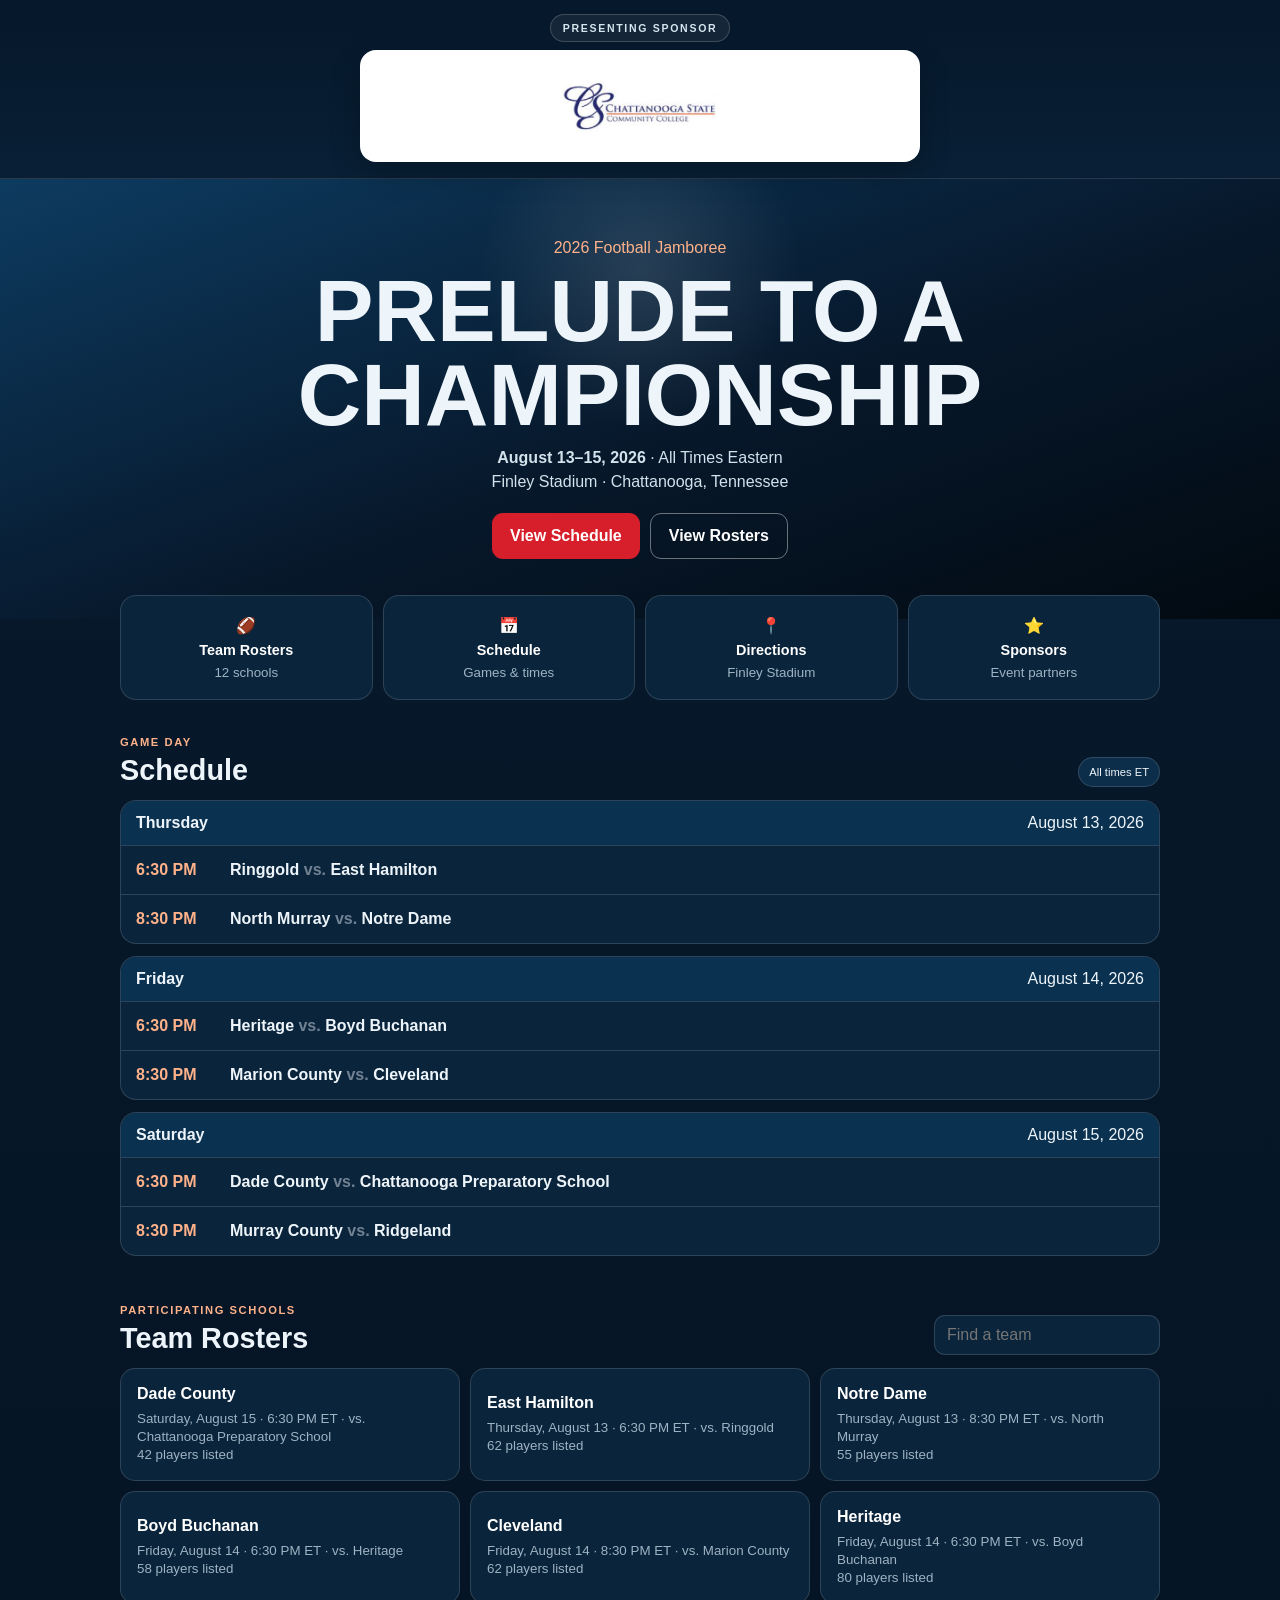
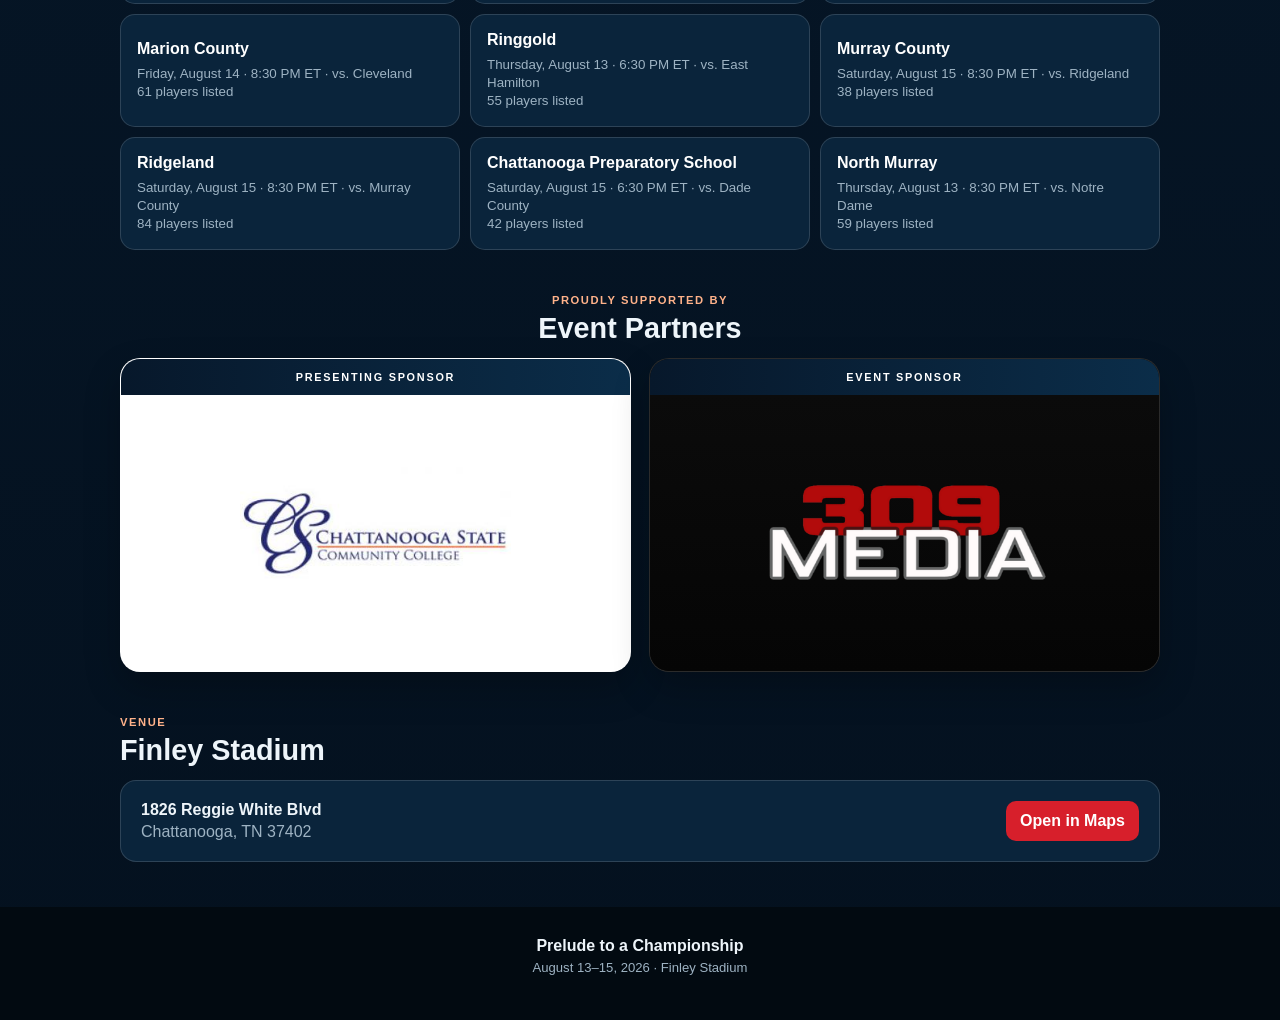
<file: index.html>
<!doctype html>
<html lang="en">
<head>
<meta charset="utf-8">
<meta name="viewport" content="width=device-width,initial-scale=1,viewport-fit=cover">
<meta name="theme-color" content="#06182b">
<title>Prelude to a Championship</title>
<style>
:root{--navy:#06182b;--red:#d71f2b;--text:#eef5fa;--muted:#9eb3c3;--line:rgba(255,255,255,.14)}
*{box-sizing:border-box}html{scroll-behavior:smooth}body{margin:0;background:linear-gradient(#071a2d,#04111f);color:var(--text);font-family:Arial,Helvetica,sans-serif}button,input{font:inherit}
.topbar{padding:12px 16px;background:#06182b;border-bottom:1px solid var(--line)}.presenting{max-width:1000px;margin:auto;display:flex;align-items:center;justify-content:space-between;gap:20px}.presenting img{width:min(430px,64vw);max-height:95px;object-fit:contain;background:#fff;padding:8px;border-radius:12px}.presenting div{text-align:right}.presenting span,.kicker{text-transform:uppercase;letter-spacing:.14em;font-size:.7rem;font-weight:800}.presenting span{color:#bfd1df}.presenting strong{display:block;margin-top:5px}
.hero{min-height:440px;display:grid;place-items:center;text-align:center;background:radial-gradient(circle at 50% 20%,rgba(255,255,255,.12),transparent 22%),linear-gradient(160deg,#0d3b60,#07182b 55%,#020a11)}.hero-inner{padding:36px 18px}.eyebrow,.kicker{color:#ffb28a}.hero h1{font-size:clamp(2.5rem,8vw,5.5rem);line-height:.95;text-transform:uppercase;margin:12px auto;max-width:900px}.hero p{margin:6px 0;color:#d4e2ec}.hero-buttons{display:flex;justify-content:center;gap:10px;flex-wrap:wrap;margin-top:22px}.hero-buttons button{border:0;border-radius:11px;padding:13px 18px;font-weight:900;background:var(--red);color:white;cursor:pointer}.hero-buttons .ghost{background:transparent;border:1px solid rgba(255,255,255,.4)}
main{width:min(1040px,calc(100% - 18px));margin:-24px auto 45px}.quick-grid{display:grid;grid-template-columns:repeat(4,1fr);gap:10px}.quick-grid a,.quick-grid button{min-height:105px;border:1px solid var(--line);border-radius:16px;background:#0a243b;color:white;text-decoration:none;display:flex;flex-direction:column;align-items:center;justify-content:center;gap:7px;cursor:pointer}.quick-grid strong{font-size:.9rem}.quick-grid small{color:var(--muted)}.section{padding-top:32px;scroll-margin-top:15px}.heading{display:flex;justify-content:space-between;align-items:end;gap:12px;margin-bottom:13px}.heading.centered{justify-content:center;text-align:center}.heading h2{margin:4px 0 0;font-size:1.8rem}.heading input,.search-row input{background:#0a243b;border:1px solid var(--line);color:white;border-radius:11px;padding:10px 12px}.pill{font-size:.7rem;background:#0d2e4a;border:1px solid var(--line);padding:8px 10px;border-radius:999px}
.day{background:#0a243b;border:1px solid var(--line);border-radius:16px;overflow:hidden;margin-bottom:12px}.day-head{padding:13px 15px;background:#0b3150;display:flex;justify-content:space-between}.game{display:grid;grid-template-columns:82px 1fr;gap:12px;padding:15px;border-top:1px solid var(--line)}.game-time{font-weight:900;color:#ffb28a}.game-teams{font-weight:900}.team-grid{display:grid;grid-template-columns:repeat(3,1fr);gap:10px}.team-card{background:#0a243b;color:white;border:1px solid var(--line);border-radius:15px;min-height:100px;padding:16px;text-align:left;cursor:pointer}.team-card strong{display:block}.team-card small{display:block;margin-top:7px;color:var(--muted);line-height:1.35}
.sponsor-grid{display:grid;grid-template-columns:1fr 1fr;gap:14px}.sponsor-card{border-radius:18px;overflow:hidden;border:1px solid var(--line);min-height:220px;display:flex;flex-direction:column}.sponsor-title{background:#06182b;color:white;text-align:center;padding:11px;text-transform:uppercase;letter-spacing:.14em;font-size:.72rem;font-weight:900}.sponsor-card img{width:100%;height:100%;min-height:180px;object-fit:contain}.sponsor-card.white{background:white}.sponsor-card.white img{padding:24px}.sponsor-card.black{background:#080808}
.venue{display:flex;justify-content:space-between;align-items:center;gap:15px;background:#0a243b;border:1px solid var(--line);border-radius:16px;padding:20px}.venue span{display:block;color:var(--muted);margin-top:4px}.venue a{background:var(--red);color:white;padding:11px 14px;border-radius:10px;text-decoration:none;font-weight:800}
dialog{width:min(760px,calc(100% - 14px));max-height:92vh;border:0;border-radius:18px;padding:0;background:#071b2d;color:white}dialog::backdrop{background:rgba(0,0,0,.8)}.dialog-head{position:sticky;top:0;background:#071b2d;display:flex;justify-content:space-between;gap:12px;padding:17px;border-bottom:1px solid var(--line)}.dialog-head p{color:var(--muted)}.dialog-head button{width:40px;height:40px;border:0;border-radius:50%;background:#17364e;color:white}.search-row{padding:12px 17px 3px}.search-row input{width:100%}.count{padding:8px 17px;color:var(--muted)}.table-wrap{padding:0 12px 18px;overflow:auto}table{width:100%;border-collapse:collapse}th,td{padding:10px 7px;border-bottom:1px solid var(--line);text-align:left}th{font-size:.72rem;text-transform:uppercase;color:var(--muted)}td:first-child{font-weight:900;color:#ffb28a}td:nth-child(2){font-weight:800}
footer{padding:30px 18px 45px;text-align:center;background:#020a11;display:flex;flex-direction:column;gap:5px}footer span{color:var(--muted);font-size:.82rem}

/* Sponsor polish */
.topbar{
  padding:14px 16px 16px;
  background:linear-gradient(180deg,#06182b 0%,#081f35 100%);
}
.presenting{
  max-width:1000px;
  margin:auto;
  display:flex;
  flex-direction:column;
  align-items:center;
  justify-content:center;
  gap:8px;
}
.presenting-badge{
  display:inline-flex;
  align-items:center;
  justify-content:center;
  min-height:28px;
  padding:6px 12px;
  border:1px solid rgba(255,255,255,.18);
  border-radius:999px;
  background:rgba(255,255,255,.06);
  color:#d7e5ef;
  text-transform:uppercase;
  letter-spacing:.16em;
  font-size:.66rem;
  font-weight:900;
}
.presenting-logo-wrap{
  width:min(560px,92vw);
  background:#fff;
  border-radius:16px;
  padding:10px 18px;
  box-shadow:0 10px 30px rgba(0,0,0,.22);
}
.presenting-logo-wrap img{
  width:100%;
  max-height:92px;
  object-fit:contain;
  display:block;
  margin:auto;
}
.sponsors-section{
  padding-top:40px;
  padding-bottom:8px;
}
.sponsor-grid{
  gap:18px;
}
.sponsor-card{
  min-height:250px;
  border-radius:20px;
  box-shadow:0 16px 36px rgba(0,0,0,.24);
}
.sponsor-title{
  padding:12px 14px;
  font-size:.68rem;
  letter-spacing:.16em;
  background:linear-gradient(90deg,#07182b,#0b2d49);
}
.sponsor-logo-stage{
  flex:1;
  display:flex;
  align-items:center;
  justify-content:center;
  min-height:210px;
}
.chatt-stage{
  background:#fff;
  padding:28px 30px;
}
.chatt-stage img{
  width:min(100%,560px);
  max-height:150px;
  object-fit:contain;
  display:block;
}
.media-stage{
  background:linear-gradient(180deg,#0b0b0b,#050505);
  padding:18px;
}
.media-stage img{
  width:100%;
  max-height:240px;
  object-fit:contain;
  display:block;
}
@media(max-width:720px){
  .sponsor-grid{grid-template-columns:1fr}
  .sponsor-card{min-height:0}
  .sponsor-logo-stage{min-height:180px}
  .chatt-stage{padding:24px}
  .media-stage{padding:14px}
}

@media(max-width:720px){.quick-grid{grid-template-columns:repeat(2,1fr)}.team-grid{grid-template-columns:repeat(2,1fr)}.sponsor-grid{grid-template-columns:1fr}}@media(max-width:450px){.team-grid{grid-template-columns:1fr}.venue{flex-direction:column;align-items:flex-start}.venue a{width:100%;text-align:center}.heading input{max-width:44vw}.game{grid-template-columns:74px 1fr}}

@media(max-width:720px){
  .topbar{padding:10px 10px 12px}
  .presenting{width:100%;display:flex;flex-direction:column;align-items:center}
  .presenting-logo-wrap{width:min(96vw,560px);padding:8px 12px;border-radius:14px}
  .presenting-logo-wrap img{display:block!important;width:100%!important;max-width:100%!important;height:auto!important;max-height:88px!important;object-fit:contain!important;visibility:visible!important;opacity:1!important}
  .chatt-stage img{display:block!important;width:100%!important;max-width:560px!important;height:auto!important;max-height:150px!important;object-fit:contain!important;visibility:visible!important;opacity:1!important}
}


@media(max-width:720px){
  .presenting > div{display:flex!important}
  .presenting-badge{display:inline-flex!important}
  .presenting-logo-wrap{display:block!important}
}

</style>
<script>
if ('serviceWorker' in navigator) {
  navigator.serviceWorker.getRegistrations().then(regs => regs.forEach(reg => reg.unregister()));
}
if ('caches' in window) {
  caches.keys().then(keys => keys.forEach(key => caches.delete(key)));
}
</script>
</head>
<body>
<header class="topbar">
  <div class="presenting">
    <div class="presenting-badge">Presenting Sponsor</div>
    <div class="presenting-logo-wrap">
      <img src="[data-uri]" alt="Chattanooga State Community College">
    </div>
  </div>
</header>
<section class="hero"><div class="hero-inner"><div class="eyebrow">2026 Football Jamboree</div><h1>Prelude to a Championship</h1><p><strong>August 13–15, 2026</strong> · All Times Eastern</p><p>Finley Stadium · Chattanooga, Tennessee</p><div class="hero-buttons"><button data-go="schedule">View Schedule</button><button class="ghost" data-go="teams">View Rosters</button></div></div></section>
<main>
<section class="quick-grid"><button data-go="teams">🏈<strong>Team Rosters</strong><small>12 schools</small></button><button data-go="schedule">📅<strong>Schedule</strong><small>Games & times</small></button><a href="https://www.google.com/maps/search/?api=1&query=Finley+Stadium+1826+Reggie+White+Blvd+Chattanooga+TN+37402" target="_blank" rel="noopener">📍<strong>Directions</strong><small>Finley Stadium</small></a><button data-go="sponsors">⭐<strong>Sponsors</strong><small>Event partners</small></button></section>
<section id="schedule" class="section"><div class="heading"><div><span class="kicker">Game Day</span><h2>Schedule</h2></div><span class="pill">All times ET</span></div><div id="scheduleList"></div></section>
<section id="teams" class="section"><div class="heading"><div><span class="kicker">Participating Schools</span><h2>Team Rosters</h2></div><input id="teamSearch" type="search" placeholder="Find a team"></div><div id="teamGrid" class="team-grid"></div></section>
<section id="sponsors" class="section sponsors-section">
  <div class="heading centered">
    <div><span class="kicker">Proudly Supported By</span><h2>Event Partners</h2></div>
  </div>
  <div class="sponsor-grid">
    <article class="sponsor-card white">
      <div class="sponsor-title">Presenting Sponsor</div>
      <div class="sponsor-logo-stage chatt-stage">
        <img src="[data-uri]" alt="Chattanooga State Community College">
      </div>
    </article>
    <article class="sponsor-card black">
      <div class="sponsor-title">Event Sponsor</div>
      <div class="sponsor-logo-stage media-stage">
        <img src="2022%20309%20Logo%20from%20Web%20(6).png" alt="309 Media + Marketing">
      </div>
    </article>
  </div>
</section>
<section class="section"><div class="heading"><div><span class="kicker">Venue</span><h2>Finley Stadium</h2></div></div><div class="venue"><div><strong>1826 Reggie White Blvd</strong><span>Chattanooga, TN 37402</span></div><a href="https://www.google.com/maps/search/?api=1&query=Finley+Stadium+1826+Reggie+White+Blvd+Chattanooga+TN+37402" target="_blank" rel="noopener">Open in Maps</a></div></section>
</main>
<dialog id="rosterDialog"><div class="dialog-head"><div><span class="kicker">Official 2026 Roster</span><h2 id="teamName"></h2><p id="matchup"></p></div><button id="closeDialog" aria-label="Close">✕</button></div><div class="search-row"><input id="playerSearch" type="search" placeholder="Search player, #, position"></div><div id="rosterCount" class="count"></div><div class="table-wrap"><table><thead><tr><th>#</th><th>Player</th><th>Pos.</th><th>Grade</th></tr></thead><tbody id="rosterBody"></tbody></table></div></dialog>
<footer><strong>Prelude to a Championship</strong><span>August 13–15, 2026 · Finley Stadium</span></footer>
<script>const EVENT_DATA = {
  "schedule": [
    {
      "day": "Thursday",
      "date": "August 13",
      "games": [
        {
          "time": "6:30 PM",
          "teams": [
            "Ringgold",
            "East Hamilton"
          ]
        },
        {
          "time": "8:30 PM",
          "teams": [
            "North Murray",
            "Notre Dame"
          ]
        }
      ]
    },
    {
      "day": "Friday",
      "date": "August 14",
      "games": [
        {
          "time": "6:30 PM",
          "teams": [
            "Heritage",
            "Boyd Buchanan"
          ]
        },
        {
          "time": "8:30 PM",
          "teams": [
            "Marion County",
            "Cleveland"
          ]
        }
      ]
    },
    {
      "day": "Saturday",
      "date": "August 15",
      "games": [
        {
          "time": "6:30 PM",
          "teams": [
            "Dade County",
            "Chattanooga Preparatory School"
          ]
        },
        {
          "time": "8:30 PM",
          "teams": [
            "Murray County",
            "Ridgeland"
          ]
        }
      ]
    }
  ],
  "rosters": {
    "Dade County": [
      {
        "number": "0",
        "player": "Jett Shaver",
        "position": "TE/DL",
        "grade": "Sr."
      },
      {
        "number": "1",
        "player": "Drew Duble",
        "position": "WR/DB",
        "grade": "Sr."
      },
      {
        "number": "2",
        "player": "Cannon Womack",
        "position": "RB/DE",
        "grade": "Sr."
      },
      {
        "number": "3",
        "player": "Hayden White",
        "position": "WR/DB",
        "grade": "Sr."
      },
      {
        "number": "4",
        "player": "Kaiden Williams",
        "position": "WR/DB",
        "grade": "Soph."
      },
      {
        "number": "5",
        "player": "Bryson Bethune",
        "position": "WR/DB",
        "grade": "Jr."
      },
      {
        "number": "6",
        "player": "Win Garmany",
        "position": "QB/DB",
        "grade": "Jr."
      },
      {
        "number": "8",
        "player": "Peyton Castleberry",
        "position": "DB",
        "grade": "Soph."
      },
      {
        "number": "9",
        "player": "Nick Moreland",
        "position": "RB/LB",
        "grade": "Jr."
      },
      {
        "number": "10",
        "player": "Evan Mims",
        "position": "WR/DB",
        "grade": "Jr."
      },
      {
        "number": "11",
        "player": "Cash Christiansen",
        "position": "WR/DB",
        "grade": "Sr."
      },
      {
        "number": "13",
        "player": "Jax McMahan",
        "position": "WR/DE",
        "grade": "Jr."
      },
      {
        "number": "14",
        "player": "Kolt Owens",
        "position": "RB/LB",
        "grade": "Jr."
      },
      {
        "number": "15",
        "player": "Noah Burns",
        "position": "QB/DB",
        "grade": "Fr."
      },
      {
        "number": "16",
        "player": "Brayden Moreland",
        "position": "K",
        "grade": "Soph."
      },
      {
        "number": "17",
        "player": "Alijah Wayman",
        "position": "TE/DB",
        "grade": "Soph."
      },
      {
        "number": "18",
        "player": "Grey Garmany",
        "position": "WR/DB",
        "grade": "Soph."
      },
      {
        "number": "19",
        "player": "Jonathan Simmons",
        "position": "RB/LB",
        "grade": "Fr."
      },
      {
        "number": "20",
        "player": "Hayden Dunn",
        "position": "RB/DB",
        "grade": "Jr."
      },
      {
        "number": "22",
        "player": "Santiago Neirra",
        "position": "WR/DB",
        "grade": "Soph."
      },
      {
        "number": "23",
        "player": "Silas Moreland",
        "position": "RB/DB",
        "grade": "Fr."
      },
      {
        "number": "24",
        "player": "Jack Floyd",
        "position": "WR/DB",
        "grade": "Soph."
      },
      {
        "number": "25",
        "player": "Scout Endicott",
        "position": "WR/DB",
        "grade": "Fr."
      },
      {
        "number": "26",
        "player": "Bradley Brown",
        "position": "WR/DB",
        "grade": "Fr."
      },
      {
        "number": "27",
        "player": "Kai Clark",
        "position": "TE/LB",
        "grade": "Jr."
      },
      {
        "number": "28",
        "player": "Karson Blevins",
        "position": "RB/DE",
        "grade": "Fr."
      },
      {
        "number": "31",
        "player": "Caleb Fielding",
        "position": "TE/LB",
        "grade": "Soph."
      },
      {
        "number": "32",
        "player": "Gunner Trotman",
        "position": "TE/DE",
        "grade": "Fr."
      },
      {
        "number": "33",
        "player": "Mason Deakins",
        "position": "RB/LB",
        "grade": "Soph."
      },
      {
        "number": "50",
        "player": "Wyatt Hurst",
        "position": "OL/DL",
        "grade": "Jr."
      },
      {
        "number": "55",
        "player": "Dominic Kluck",
        "position": "OL/DL",
        "grade": "Sr."
      },
      {
        "number": "56",
        "player": "Rusty Hartline",
        "position": "OL/DL",
        "grade": "Jr."
      },
      {
        "number": "57",
        "player": "Dawson Smith",
        "position": "OL/DL",
        "grade": "Soph."
      },
      {
        "number": "59",
        "player": "Isaiah Adams",
        "position": "OL/DL",
        "grade": "Jr."
      },
      {
        "number": "60",
        "player": "Trip Hill",
        "position": "OL/DL",
        "grade": "Jr."
      },
      {
        "number": "62",
        "player": "Aidan Brown",
        "position": "OL/DL",
        "grade": "Fr."
      },
      {
        "number": "68",
        "player": "Memphis Williams",
        "position": "OL/DL",
        "grade": "Soph."
      },
      {
        "number": "72",
        "player": "Riley Shavers",
        "position": "OL/DL",
        "grade": "Soph."
      },
      {
        "number": "79",
        "player": "Owen Accord",
        "position": "OL/DL",
        "grade": "Soph."
      },
      {
        "number": "81",
        "player": "Sawyer Knaby",
        "position": "TE/LB",
        "grade": "Fr."
      },
      {
        "number": "83",
        "player": "Max Forshee",
        "position": "WR/DB",
        "grade": "Fr."
      },
      {
        "number": "84",
        "player": "Gage Castleberry",
        "position": "WR/DB",
        "grade": "Fr."
      }
    ],
    "East Hamilton": [
      {
        "number": "1",
        "position": "WR/DB",
        "grade": "Jr.",
        "player": "Anthony Broome"
      },
      {
        "number": "2",
        "position": "WR/DB",
        "grade": "Jr.",
        "player": "Joshua Hays"
      },
      {
        "number": "3",
        "position": "TE/DL",
        "grade": "Jr.",
        "player": "Nathan Hopkins"
      },
      {
        "number": "4",
        "position": "RB/LB",
        "grade": "Sr.",
        "player": "Jesiah Heathington"
      },
      {
        "number": "5",
        "position": "QB/DL",
        "grade": "Jr.",
        "player": "Jesse Sailors"
      },
      {
        "number": "6",
        "position": "WR/DB",
        "grade": "Sr.",
        "player": "Brandon Staples"
      },
      {
        "number": "7",
        "position": "QB",
        "grade": "Jr.",
        "player": "Vincent Sconzo"
      },
      {
        "number": "8",
        "position": "QB",
        "grade": "Soph.",
        "player": "Kaden Crochet"
      },
      {
        "number": "9",
        "position": "RB/LB",
        "grade": "Sr.",
        "player": "Nehemiah Diggs"
      },
      {
        "number": "10",
        "position": "TE/DL",
        "grade": "Jr.",
        "player": "Charlie Hilbun"
      },
      {
        "number": "11",
        "position": "TE/LB",
        "grade": "Soph.",
        "player": "Tyler Taft"
      },
      {
        "number": "12",
        "position": "WR/DB",
        "grade": "Soph.",
        "player": "Brighton Staples"
      },
      {
        "number": "13",
        "position": "WR/DB",
        "grade": "Sr.",
        "player": "Rashad Styles"
      },
      {
        "number": "14",
        "position": "WR/DB",
        "grade": "Jr.",
        "player": "Jamal Blackmon"
      },
      {
        "number": "15",
        "position": "RB/LB",
        "grade": "Jr.",
        "player": "Jayden Canion"
      },
      {
        "number": "16",
        "position": "WR/DB",
        "grade": "Soph.",
        "player": "Austin Wright"
      },
      {
        "number": "17",
        "position": "WR/DB",
        "grade": "Soph.",
        "player": "Hudson Karn"
      },
      {
        "number": "18",
        "position": "QB",
        "grade": "Fr.",
        "player": "Levi Polk"
      },
      {
        "number": "19",
        "position": "WR/DB",
        "grade": "Soph.",
        "player": "Ford Smith"
      },
      {
        "number": "20",
        "position": "RB/LB",
        "grade": "Jr.",
        "player": "Mark Hayes Iii"
      },
      {
        "number": "22",
        "position": "TE/DL",
        "grade": "Sr.",
        "player": "Aiden Massengill"
      },
      {
        "number": "23",
        "position": "RB/LB",
        "grade": "Soph.",
        "player": "Demorian High"
      },
      {
        "number": "24",
        "position": "TE/DL",
        "grade": "Jr.",
        "player": "Timothy Turner"
      },
      {
        "number": "25",
        "position": "WR/DB",
        "grade": "Soph.",
        "player": "Marquan High"
      },
      {
        "number": "26",
        "position": "WR/DB",
        "grade": "Jr.",
        "player": "Aiden Anglea"
      },
      {
        "number": "27",
        "position": "WR/DB",
        "grade": "Soph.",
        "player": "Maryn Toney"
      },
      {
        "number": "28",
        "position": "WR/DB",
        "grade": "Soph.",
        "player": "Kaleb Hill"
      },
      {
        "number": "29",
        "position": "WR/DB",
        "grade": "Soph.",
        "player": "Myles Bernard"
      },
      {
        "number": "30",
        "position": "TE/LB",
        "grade": "Fr.",
        "player": "Cj Doyle"
      },
      {
        "number": "31",
        "position": "WR/DB",
        "grade": "Soph.",
        "player": "Malachi Graham"
      },
      {
        "number": "32",
        "position": "WR/DB",
        "grade": "Fr.",
        "player": "Baylor Farmer"
      },
      {
        "number": "33",
        "position": "WR/DB",
        "grade": "Fr.",
        "player": "Carlos Jackson"
      },
      {
        "number": "34",
        "position": "RB/LB",
        "grade": "Soph.",
        "player": "Lennox Patrick"
      },
      {
        "number": "35",
        "position": "WR/LB",
        "grade": "Fr.",
        "player": "Oliver Phillips"
      },
      {
        "number": "36",
        "position": "TE/LB",
        "grade": "Fr.",
        "player": "Noah Free"
      },
      {
        "number": "37",
        "position": "WR/DB",
        "grade": "Soph.",
        "player": "Justin Chen"
      },
      {
        "number": "45",
        "position": "WR/DB",
        "grade": "Fr.",
        "player": "Jaocir Ware"
      },
      {
        "number": "50",
        "position": "OL/DL",
        "grade": "Sr.",
        "player": "Jamel Jones"
      },
      {
        "number": "51",
        "position": "OL/DL",
        "grade": "Fr.",
        "player": "Legend Martin"
      },
      {
        "number": "52",
        "position": "OL/DL",
        "grade": "Fr.",
        "player": "Cohen Johnson"
      },
      {
        "number": "55",
        "position": "OL/DL",
        "grade": "Sr.",
        "player": "Legend Williams"
      },
      {
        "number": "59",
        "position": "OL/DL",
        "grade": "Soph.",
        "player": "Carter Roberts"
      },
      {
        "number": "60",
        "position": "OL/DL",
        "grade": "Soph.",
        "player": "Jackson Pendergraft"
      },
      {
        "number": "61",
        "position": "OL/DL",
        "grade": "Fr.",
        "player": "Ryan Maples"
      },
      {
        "number": "62",
        "position": "OL/DL",
        "grade": "Sr.",
        "player": "Anthony Anglea"
      },
      {
        "number": "63",
        "position": "OL/DL",
        "grade": "Soph.",
        "player": "Jacob Lyons"
      },
      {
        "number": "64",
        "position": "OL/DL",
        "grade": "Soph.",
        "player": "Dominique Delaney"
      },
      {
        "number": "65",
        "position": "OL/DL",
        "grade": "Jr.",
        "player": "Andrew Parton"
      },
      {
        "number": "66",
        "position": "OL/DL",
        "grade": "Jr.",
        "player": "Pryor Bowen"
      },
      {
        "number": "67",
        "position": "OL/DL",
        "grade": "Sr.",
        "player": "Legend Williams"
      },
      {
        "number": "68",
        "position": "OL/DL",
        "grade": "Jr.",
        "player": "Grayson Emery"
      },
      {
        "number": "71",
        "position": "OL/DL",
        "grade": "Jr.",
        "player": "Isaiah Vee"
      },
      {
        "number": "72",
        "position": "OL/DL",
        "grade": "Jr.",
        "player": "Nolan Finley"
      },
      {
        "number": "73",
        "position": "OL/DL",
        "grade": "Fr.",
        "player": "Trace Avent"
      },
      {
        "number": "74",
        "position": "OL/DL",
        "grade": "Soph.",
        "player": "Jacob Lyons"
      },
      {
        "number": "75",
        "position": "OL/DL",
        "grade": "Soph.",
        "player": "Ayden Sardin"
      },
      {
        "number": "76",
        "position": "OL/DL",
        "grade": "Jr.",
        "player": "James Berryhill"
      },
      {
        "number": "77",
        "position": "OL/DL",
        "grade": "Sr.",
        "player": "Drew Evans"
      },
      {
        "number": "79",
        "position": "OL/DL",
        "grade": "Jr.",
        "player": "Elijah Lee"
      },
      {
        "number": "80",
        "position": "WR/DB",
        "grade": "Fr.",
        "player": "Josh Lee"
      },
      {
        "number": "82",
        "position": "WR/DB",
        "grade": "Jr.",
        "player": "Landon Garner"
      },
      {
        "number": "85",
        "position": "WR/DB",
        "grade": "Fr.",
        "player": "Keon Thomas"
      }
    ],
    "Notre Dame": [
      {
        "number": "0",
        "player": "JaTari Davis",
        "position": "WR/DB",
        "grade": "Jr."
      },
      {
        "number": "1",
        "player": "Dremel Green",
        "position": "Ath/DB",
        "grade": "Sr."
      },
      {
        "number": "2",
        "player": "Isaiah Ivey",
        "position": "WR/DB",
        "grade": "Jr."
      },
      {
        "number": "3",
        "player": "Bernard Richardson",
        "position": "TE/LB",
        "grade": "Sr."
      },
      {
        "number": "4",
        "player": "Javeon McWhorter",
        "position": "RB/DE",
        "grade": "Sr."
      },
      {
        "number": "5",
        "player": "Jamari Whiteside",
        "position": "WR/DB",
        "grade": "Soph."
      },
      {
        "number": "6",
        "player": "Zion Bennett",
        "position": "RB/LB",
        "grade": "Jr."
      },
      {
        "number": "7",
        "player": "Colt Smith",
        "position": "QB",
        "grade": "Soph."
      },
      {
        "number": "8",
        "player": "Timlan Williams",
        "position": "WR/DB",
        "grade": "Jr."
      },
      {
        "number": "9",
        "player": "Andrey Greene",
        "position": "QB",
        "grade": "Soph."
      },
      {
        "number": "10",
        "player": "Jax Weiss",
        "position": "Ath/DB",
        "grade": "Jr."
      },
      {
        "number": "12",
        "player": "Imryn Morris",
        "position": "WR/DB",
        "grade": "Jr."
      },
      {
        "number": "13",
        "player": "Briggs Hill",
        "position": "WR/DB",
        "grade": "Jr."
      },
      {
        "number": "14",
        "player": "Trell Taylor",
        "position": "WR/DB",
        "grade": "Jr."
      },
      {
        "number": "16",
        "player": "Jaxon Barker",
        "position": "QB",
        "grade": "Fr."
      },
      {
        "number": "17",
        "player": "Jacorrion Tramble",
        "position": "WR/DB",
        "grade": "Sr."
      },
      {
        "number": "19",
        "player": "Miles Carter",
        "position": "Plug/DL",
        "grade": "Sr."
      },
      {
        "number": "22",
        "player": "Michael Woodley",
        "position": "RB/LB",
        "grade": "Soph."
      },
      {
        "number": "24",
        "player": "Keon Martin",
        "position": "WR/DB",
        "grade": "Soph."
      },
      {
        "number": "25",
        "player": "Nehemiah Clark",
        "position": "TE/DE",
        "grade": "Jr."
      },
      {
        "number": "27",
        "player": "Robby Monahan",
        "position": "K",
        "grade": "Sr."
      },
      {
        "number": "28",
        "player": "Robert Ray",
        "position": "Plug/LB",
        "grade": "Sr."
      },
      {
        "number": "29",
        "player": "Jeremy Casey",
        "position": "Plug/LB",
        "grade": "Sr."
      },
      {
        "number": "30",
        "player": "Josiah Cox",
        "position": "TE/DE",
        "grade": "Soph."
      },
      {
        "number": "31",
        "player": "Peyton Cranmore",
        "position": "Plug/LB",
        "grade": "Jr."
      },
      {
        "number": "32",
        "player": "Grant Holder",
        "position": "WR/DB",
        "grade": "Fr."
      },
      {
        "number": "33",
        "player": "Carson DePrima",
        "position": "TE/LB",
        "grade": "Soph."
      },
      {
        "number": "35",
        "player": "Kaden Myles",
        "position": "RB/LB",
        "grade": "Fr."
      },
      {
        "number": "36",
        "player": "Noah Winland",
        "position": "RB/LB",
        "grade": "Fr."
      },
      {
        "number": "38",
        "player": "Gabriel Zendejas",
        "position": "RB/DB",
        "grade": "Fr."
      },
      {
        "number": "40",
        "player": "Nathan Tartar",
        "position": "Plug/LB",
        "grade": "Sr."
      },
      {
        "number": "41",
        "player": "Matthew Woodall",
        "position": "TE/LB",
        "grade": "Sr."
      },
      {
        "number": "42",
        "player": "JJ Connor",
        "position": "Plug/LB",
        "grade": "Sr."
      },
      {
        "number": "43",
        "player": "Miles Gann",
        "position": "Plug/LB",
        "grade": "Fr."
      },
      {
        "number": "44",
        "player": "Will Isaaksen",
        "position": "P",
        "grade": "Sr."
      },
      {
        "number": "45",
        "player": "Chase Drake",
        "position": "RB/LB",
        "grade": "Soph."
      },
      {
        "number": "51",
        "player": "Teddy Terry",
        "position": "OL/DL",
        "grade": "Sr."
      },
      {
        "number": "52",
        "player": "Morgan Green",
        "position": "OL/DL",
        "grade": "Jr."
      },
      {
        "number": "53",
        "player": "Simon Tartar",
        "position": "OL/DL",
        "grade": "Soph."
      },
      {
        "number": "54",
        "player": "Michael Kouris",
        "position": "OL/DL",
        "grade": "Soph."
      },
      {
        "number": "55",
        "player": "Braydon Collins",
        "position": "OL/DL",
        "grade": "Jr."
      },
      {
        "number": "56",
        "player": "Eric Higgins",
        "position": "OL/DL",
        "grade": "Jr."
      },
      {
        "number": "57",
        "player": "Jayden Ward",
        "position": "OL/DL",
        "grade": "Jr."
      },
      {
        "number": "58",
        "player": "Malakhi Postell",
        "position": "OL/DL",
        "grade": "Fr."
      },
      {
        "number": "60",
        "player": "Maksym Siliarskyi",
        "position": "OL/DL",
        "grade": "Fr."
      },
      {
        "number": "61",
        "player": "Ethan Land",
        "position": "OL/DL",
        "grade": "Soph."
      },
      {
        "number": "64",
        "player": "Ky’Rese Manghane",
        "position": "OL/LB",
        "grade": "Sr."
      },
      {
        "number": "70",
        "player": "Eli Willbanks",
        "position": "OL/DL",
        "grade": "Jr."
      },
      {
        "number": "71",
        "player": "Ayden Santana",
        "position": "OL/DL",
        "grade": "Soph."
      },
      {
        "number": "73",
        "player": "Dre Parks",
        "position": "OL/DL",
        "grade": "Jr."
      },
      {
        "number": "74",
        "player": "Cam Howard",
        "position": "OL/DL",
        "grade": "Fr."
      },
      {
        "number": "75",
        "player": "Maddox Newby",
        "position": "OL/DL",
        "grade": "Soph."
      },
      {
        "number": "77",
        "player": "KJ Craig",
        "position": "OL/DL",
        "grade": "Soph."
      },
      {
        "number": "79",
        "player": "Richmond Bell",
        "position": "OL/DL",
        "grade": "Sr."
      },
      {
        "number": "80",
        "player": "Gio Avila-Segura",
        "position": "K",
        "grade": "Soph."
      }
    ],
    "Boyd Buchanan": [
      {
        "number": "0",
        "player": "Corey McGraw",
        "position": "TE/LB",
        "grade": "Jr."
      },
      {
        "number": "1",
        "player": "TJ McReynold",
        "position": "RB/LB",
        "grade": "Soph."
      },
      {
        "number": "2",
        "player": "Jack Ferguson",
        "position": "RB/LB",
        "grade": "Jr."
      },
      {
        "number": "3",
        "player": "Maddox Medlock",
        "position": "WR/DB",
        "grade": "Soph."
      },
      {
        "number": "4",
        "player": "James Citizen III",
        "position": "WR/DB",
        "grade": "Sr."
      },
      {
        "number": "5",
        "player": "Mo Stephens",
        "position": "WR/DB",
        "grade": "Soph."
      },
      {
        "number": "6",
        "player": "Kam Williams",
        "position": "WR/DB",
        "grade": "Jr."
      },
      {
        "number": "7",
        "player": "Drew Rivers",
        "position": "QB/DB",
        "grade": "Soph."
      },
      {
        "number": "8",
        "player": "Jo Sledge",
        "position": "WR/DB",
        "grade": "Soph."
      },
      {
        "number": "9",
        "player": "Terrance Bivens",
        "position": "WR/DB",
        "grade": "Soph."
      },
      {
        "number": "10",
        "player": "Cortez McElrath",
        "position": "RB/LB",
        "grade": "Soph."
      },
      {
        "number": "12",
        "player": "Peyton Martin",
        "position": "WR/DB",
        "grade": "Soph."
      },
      {
        "number": "13",
        "player": "Finn Hale",
        "position": "QB/DB",
        "grade": "Fr."
      },
      {
        "number": "14",
        "player": "Aaron Combs",
        "position": "TE/DL",
        "grade": "Soph."
      },
      {
        "number": "15",
        "player": "Reed Saylors",
        "position": "QB/P",
        "grade": "Fr."
      },
      {
        "number": "16",
        "player": "Kenny Barnes",
        "position": "WR/DB",
        "grade": "Soph."
      },
      {
        "number": "17",
        "player": "Kelijah Lee",
        "position": "WR/DB",
        "grade": "Soph."
      },
      {
        "number": "18",
        "player": "Kingston Blakely",
        "position": "WR/DB",
        "grade": "Jr."
      },
      {
        "number": "19",
        "player": "Noah Deane",
        "position": "RB/LB",
        "grade": "Jr."
      },
      {
        "number": "20",
        "player": "Justin McGoy",
        "position": "RB/LB",
        "grade": "Sr."
      },
      {
        "number": "21",
        "player": "Weston Reyfinger",
        "position": "RB/LB",
        "grade": "Fr."
      },
      {
        "number": "22",
        "player": "Xavier Smith",
        "position": "RB/DB",
        "grade": "Soph."
      },
      {
        "number": "23",
        "player": "Zeb Sturat",
        "position": "WR/DB",
        "grade": "Soph."
      },
      {
        "number": "24",
        "player": "Jerrious Jackson",
        "position": "WR/DB",
        "grade": "Fr."
      },
      {
        "number": "25",
        "player": "Cal Goodlet",
        "position": "WR/LB",
        "grade": "Fr."
      },
      {
        "number": "26",
        "player": "Grant Latham",
        "position": "WR/DB",
        "grade": "Jr."
      },
      {
        "number": "27",
        "player": "Ashton Johnson",
        "position": "FB/LB",
        "grade": "Soph."
      },
      {
        "number": "28",
        "player": "Jake Mason",
        "position": "WR/DB",
        "grade": "Soph."
      },
      {
        "number": "29",
        "player": "Cam Jones",
        "position": "RB/LB",
        "grade": "Fr."
      },
      {
        "number": "30",
        "player": "George Karrat",
        "position": "WR/DB",
        "grade": "Fr."
      },
      {
        "number": "31",
        "player": "Cooper McCollough",
        "position": "TE/LB",
        "grade": "Soph."
      },
      {
        "number": "32",
        "player": "Landon Williams",
        "position": "WR/DB",
        "grade": "Fr."
      },
      {
        "number": "33",
        "player": "Brody Schoonover",
        "position": "FB/LB",
        "grade": "Jr."
      },
      {
        "number": "34",
        "player": "Gage Kenyon",
        "position": "WR/DB",
        "grade": "Soph."
      },
      {
        "number": "35",
        "player": "Peter Doukas",
        "position": "FB/LB",
        "grade": "Soph."
      },
      {
        "number": "37",
        "player": "Garen Latham",
        "position": "WR/DB",
        "grade": "Fr."
      },
      {
        "number": "38",
        "player": "Bentley Blazek",
        "position": "WR/LB",
        "grade": "Fr."
      },
      {
        "number": "40",
        "player": "Garrick Hannah",
        "position": "TE/DL",
        "grade": "Sr."
      },
      {
        "number": "44",
        "player": "Trey Randolph",
        "position": "FB/DL",
        "grade": "Jr."
      },
      {
        "number": "49",
        "player": "Mason Bates",
        "position": "TE/DL",
        "grade": "Sr."
      },
      {
        "number": "50",
        "player": "Jameson Stewart",
        "position": "OL/DL",
        "grade": "Fr."
      },
      {
        "number": "51",
        "player": "Koreyon Redding",
        "position": "OL/DL",
        "grade": "Sr."
      },
      {
        "number": "52",
        "player": "Carmine Sullivan",
        "position": "OL/DL",
        "grade": "Sr."
      },
      {
        "number": "54",
        "player": "Cohen Vandergriff",
        "position": "OL/DL",
        "grade": "Soph."
      },
      {
        "number": "56",
        "player": "Arlyn McLaughlin",
        "position": "OL/DL",
        "grade": "Fr."
      },
      {
        "number": "57",
        "player": "Emmanuel Edwards",
        "position": "OL/DL",
        "grade": "Soph."
      },
      {
        "number": "60",
        "player": "Messiah Donner",
        "position": "OL/DL",
        "grade": "Fr."
      },
      {
        "number": "63",
        "player": "Jacob Adamson",
        "position": "OL/DL",
        "grade": "Fr."
      },
      {
        "number": "64",
        "player": "Bobby Adamson",
        "position": "OL/DL",
        "grade": "Soph."
      },
      {
        "number": "65",
        "player": "Hutch Walker",
        "position": "OL/DL",
        "grade": "Jr."
      },
      {
        "number": "66",
        "player": "Jaylen Chambers",
        "position": "OL/DL",
        "grade": "Sr."
      },
      {
        "number": "68",
        "player": "Knox Kenner",
        "position": "OL/DL",
        "grade": "Fr."
      },
      {
        "number": "78",
        "player": "Elijah Franklin",
        "position": "OL/DL",
        "grade": "Sr."
      },
      {
        "number": "80",
        "player": "Dane Eslinger",
        "position": "WR/DB",
        "grade": "Soph."
      },
      {
        "number": "82",
        "player": "Cooper Ridge",
        "position": "LS/LS",
        "grade": "Sr."
      },
      {
        "number": "83",
        "player": "Mason Rush",
        "position": "WR/DB",
        "grade": "Fr."
      },
      {
        "number": "84",
        "player": "Lukas Goins",
        "position": "PK/P",
        "grade": "Jr."
      },
      {
        "number": "88",
        "player": "Cruz Hickman",
        "position": "WR/DB",
        "grade": "Soph."
      }
    ],
    "Cleveland": [
      {
        "number": "0",
        "player": "Lakorious Eddins",
        "position": "TE/LB",
        "grade": "Sr."
      },
      {
        "number": "1",
        "player": "Jeremiah Brownlow",
        "position": "WR/DB",
        "grade": "Jr."
      },
      {
        "number": "2",
        "player": "Kason McGowan",
        "position": "QB/DB",
        "grade": "Sr."
      },
      {
        "number": "3",
        "player": "Braydon Mejia",
        "position": "WR/DB",
        "grade": "Sr."
      },
      {
        "number": "4",
        "player": "Kyreece Westfield",
        "position": "WR/DB",
        "grade": "Sr."
      },
      {
        "number": "5",
        "player": "Kyree Scott",
        "position": "WR/DB",
        "grade": "Sr."
      },
      {
        "number": "6",
        "player": "Jaydin Gray",
        "position": "WR/DB",
        "grade": "Sr."
      },
      {
        "number": "7",
        "player": "Tracy Dennard",
        "position": "TE/LB",
        "grade": "Jr."
      },
      {
        "number": "8",
        "player": "Cam Wilson",
        "position": "WR/DB",
        "grade": "Jr."
      },
      {
        "number": "9",
        "player": "Anthony Eddins",
        "position": "RB/DB",
        "grade": "Sr."
      },
      {
        "number": "10",
        "player": "Zayvian Jarrett",
        "position": "RB/LB",
        "grade": "Soph."
      },
      {
        "number": "11",
        "player": "Caidyn Thompson",
        "position": "WR/DB",
        "grade": "Sr."
      },
      {
        "number": "12",
        "player": "Jakorius Jennings",
        "position": "WR/DB",
        "grade": "Jr."
      },
      {
        "number": "14",
        "player": "Issac Hendricks",
        "position": "WR/DB",
        "grade": "Sr."
      },
      {
        "number": "15",
        "player": "Titus Shamblin",
        "position": "WR/DB",
        "grade": "Jr."
      },
      {
        "number": "16",
        "player": "Jackson Morris",
        "position": "WR/DB",
        "grade": "Jr."
      },
      {
        "number": "17",
        "player": "Clayshion Clark",
        "position": "WR/DB",
        "grade": "Sr."
      },
      {
        "number": "18",
        "player": "Max Denietolis",
        "position": "TE/LB",
        "grade": "Sr."
      },
      {
        "number": "19",
        "player": "Chistopher Small",
        "position": "QB/DB",
        "grade": "Jr."
      },
      {
        "number": "21",
        "player": "Jai Isbell",
        "position": "WR/DB",
        "grade": "Soph."
      },
      {
        "number": "23",
        "player": "Azriyel Purifory",
        "position": "WR/DB",
        "grade": "Jr."
      },
      {
        "number": "25",
        "player": "Javarus Slack",
        "position": "WR/DB",
        "grade": "Jr."
      },
      {
        "number": "26",
        "player": "Tyrell Amerson",
        "position": "RB/LB",
        "grade": "Soph."
      },
      {
        "number": "27",
        "player": "Aden Cole",
        "position": "WR/DB",
        "grade": "Jr."
      },
      {
        "number": "28",
        "player": "Xavier Terry",
        "position": "WR/DB",
        "grade": "Jr."
      },
      {
        "number": "30",
        "player": "Elijah Zackary",
        "position": "RB/LB",
        "grade": "Fr."
      },
      {
        "number": "31",
        "player": "Amari Scruggs",
        "position": "WR/DB",
        "grade": "Fr."
      },
      {
        "number": "32",
        "player": "Kade Schuft",
        "position": "WR/DB",
        "grade": "Fr."
      },
      {
        "number": "33",
        "player": "Daxton Evans",
        "position": "TE/DL",
        "grade": "Jr."
      },
      {
        "number": "34",
        "player": "Lincoln Rumble",
        "position": "WR/DB",
        "grade": "Fr."
      },
      {
        "number": "36",
        "player": "Rader Brose",
        "position": "P/K",
        "grade": "Jr."
      },
      {
        "number": "38",
        "player": "Jaden Ubemal",
        "position": "RB/DB",
        "grade": "Soph."
      },
      {
        "number": "39",
        "player": "Caleb DiPastena",
        "position": "WR/DB",
        "grade": "Jr."
      },
      {
        "number": "40",
        "player": "Josiah Langford",
        "position": "TE/LB",
        "grade": "Jr."
      },
      {
        "number": "41",
        "player": "Titus Tumbry",
        "position": "TE/LB",
        "grade": "Jr."
      },
      {
        "number": "42",
        "player": "Ben Christensen",
        "position": "TE/LB",
        "grade": "Jr."
      },
      {
        "number": "43",
        "player": "Brian Casby",
        "position": "WR/DB",
        "grade": "Jr."
      },
      {
        "number": "44",
        "player": "Patrick Karr",
        "position": "TE/LB",
        "grade": "Fr."
      },
      {
        "number": "45",
        "player": "Mai'Joure Southern",
        "position": "TE/LB",
        "grade": "Soph."
      },
      {
        "number": "48",
        "player": "Zander Evans",
        "position": "TE/LB",
        "grade": "Fr."
      },
      {
        "number": "49",
        "player": "Devin Martin",
        "position": "TE/DL",
        "grade": "Sr."
      },
      {
        "number": "50",
        "player": "Cole Bowman",
        "position": "OL/DL",
        "grade": "Sr."
      },
      {
        "number": "51",
        "player": "Noah Nicholas",
        "position": "OL/DL",
        "grade": "Sr."
      },
      {
        "number": "52",
        "player": "Trey Hyland",
        "position": "OL/LB",
        "grade": "Jr."
      },
      {
        "number": "53",
        "player": "Gauge McDowell",
        "position": "OL/LB",
        "grade": "Sr."
      },
      {
        "number": "54",
        "player": "Kaiden Kirkpatrick",
        "position": "OL/LB",
        "grade": "Soph."
      },
      {
        "number": "55",
        "player": "Robert Wisniewski",
        "position": "TE/DL",
        "grade": "Sr."
      },
      {
        "number": "56",
        "player": "Corbin Jenkins",
        "position": "OL/DL",
        "grade": "Fr."
      },
      {
        "number": "57",
        "player": "Joshua Diggs",
        "position": "OL/DL",
        "grade": "Jr."
      },
      {
        "number": "58",
        "player": "Gabe Ayala",
        "position": "OL/DL",
        "grade": "Jr."
      },
      {
        "number": "59",
        "player": "Michael Cooper",
        "position": "OL/DL",
        "grade": "Soph."
      },
      {
        "number": "60",
        "player": "Jasiah Adeeko",
        "position": "OL/DL",
        "grade": "Jr."
      },
      {
        "number": "61",
        "player": "Frankie Ortega",
        "position": "OL/DL",
        "grade": "Jr."
      },
      {
        "number": "66",
        "player": "Cole Hitson",
        "position": "OL/DL",
        "grade": "Jr."
      },
      {
        "number": "69",
        "player": "Major Evans",
        "position": "OL/DL",
        "grade": "Soph."
      },
      {
        "number": "71",
        "player": "Jackson Byler",
        "position": "OL/DL",
        "grade": "Sr."
      },
      {
        "number": "72",
        "player": "Adriel Bobe-Nino",
        "position": "OL/DL",
        "grade": "Soph."
      },
      {
        "number": "73",
        "player": "Elijah Hawkins",
        "position": "OL/DL",
        "grade": "Jr."
      },
      {
        "number": "75",
        "player": "Nihar Patel",
        "position": "OL/DL",
        "grade": "Sr."
      },
      {
        "number": "76",
        "player": "Jackson Nicholas",
        "position": "OL/DL",
        "grade": "Soph."
      },
      {
        "number": "77",
        "player": "J'Quan Terry",
        "position": "OL/DL",
        "grade": "Soph."
      },
      {
        "number": "78",
        "player": "Jaiden Swafford",
        "position": "OL/DL",
        "grade": "Soph."
      }
    ],
    "Heritage": [
      {
        "number": "0",
        "player": "Jacob Weaver",
        "position": "H/LB",
        "grade": "Soph."
      },
      {
        "number": "1",
        "player": "Caden Hight",
        "position": "QB",
        "grade": "Sr."
      },
      {
        "number": "2",
        "player": "Brayden Stoker",
        "position": "WR/DB",
        "grade": "Sr."
      },
      {
        "number": "3",
        "player": "Davie Hoover",
        "position": "WR/DB",
        "grade": "Jr."
      },
      {
        "number": "4",
        "player": "Cole Pritchett",
        "position": "RB/DB",
        "grade": "Soph."
      },
      {
        "number": "5",
        "player": "Beckham Dyer",
        "position": "WR/DB",
        "grade": "Sr."
      },
      {
        "number": "6",
        "player": "Isaiah Awotula",
        "position": "H/LB",
        "grade": "Sr."
      },
      {
        "number": "7",
        "player": "Cohen Fletcher",
        "position": "WR/DB",
        "grade": "Sr."
      },
      {
        "number": "8",
        "player": "Cross Williams",
        "position": "QB",
        "grade": "Sr."
      },
      {
        "number": "9",
        "player": "Brayden Hudson",
        "position": "H/LB",
        "grade": "Sr."
      },
      {
        "number": "10",
        "player": "Tucker Hayes",
        "position": "H/LB",
        "grade": "Sr."
      },
      {
        "number": "11",
        "player": "Collin Sun",
        "position": "WR/DB",
        "grade": "Soph."
      },
      {
        "number": "12",
        "player": "Daniel Cochran",
        "position": "WR/DB",
        "grade": "Soph."
      },
      {
        "number": "13",
        "player": "Zech Lewis",
        "position": "WR/DB",
        "grade": "Sr."
      },
      {
        "number": "14",
        "player": "Jacob Powell",
        "position": "WR/DB",
        "grade": "Sr."
      },
      {
        "number": "15",
        "player": "Brayden Burkett",
        "position": "QB",
        "grade": "Soph."
      },
      {
        "number": "16",
        "player": "Everett Healey",
        "position": "K",
        "grade": "Sr."
      },
      {
        "number": "17",
        "player": "Austin Summers",
        "position": "WR/DB",
        "grade": "Fr."
      },
      {
        "number": "18",
        "player": "Tucker Brannon",
        "position": "QB",
        "grade": "Fr."
      },
      {
        "number": "19",
        "player": "Jack Martinez",
        "position": "WR/DB",
        "grade": "Jr."
      },
      {
        "number": "20",
        "player": "Gerald Page",
        "position": "H/DL",
        "grade": "Jr."
      },
      {
        "number": "21",
        "player": "Eli Thacker",
        "position": "WR/DB",
        "grade": "Sr."
      },
      {
        "number": "22",
        "player": "Colton Chappelear",
        "position": "WR/DB",
        "grade": "Fr."
      },
      {
        "number": "23",
        "player": "Jaeden Castle",
        "position": "H/DL",
        "grade": "Sr."
      },
      {
        "number": "24",
        "player": "Caden Watson",
        "position": "RB/DB",
        "grade": "Jr."
      },
      {
        "number": "25",
        "player": "Carson Viar",
        "position": "H/LB",
        "grade": "Fr."
      },
      {
        "number": "26",
        "player": "Keegan Tidwell",
        "position": "RB/LB",
        "grade": "Jr."
      },
      {
        "number": "27",
        "player": "Jett Walker",
        "position": "H/DL",
        "grade": "Sr."
      },
      {
        "number": "28",
        "player": "Cayleb Smith",
        "position": "H/LB",
        "grade": "Soph."
      },
      {
        "number": "29",
        "player": "Jackson Pickett",
        "position": "WR/DB",
        "grade": "Jr."
      },
      {
        "number": "30",
        "player": "William Copelane",
        "position": "RB/LB",
        "grade": "Fr."
      },
      {
        "number": "31",
        "player": "Landon Tripp",
        "position": "H/LB",
        "grade": "Jr."
      },
      {
        "number": "32",
        "player": "Sam Stone",
        "position": "WR/DB",
        "grade": "Jr."
      },
      {
        "number": "33",
        "player": "Gabe Mejia",
        "position": "H/LB",
        "grade": "Jr."
      },
      {
        "number": "34",
        "player": "Luke Nestor",
        "position": "H/LB",
        "grade": "Soph."
      },
      {
        "number": "35",
        "player": "Owen Chancellor",
        "position": "H/DL",
        "grade": "Soph."
      },
      {
        "number": "36",
        "player": "Devin Rens",
        "position": "WR/DB",
        "grade": "Jr."
      },
      {
        "number": "40",
        "player": "Hudson Williams",
        "position": "WR/DB",
        "grade": "Fr."
      },
      {
        "number": "41",
        "player": "Teagan Bryson",
        "position": "WR/DB",
        "grade": "Fr."
      },
      {
        "number": "42",
        "player": "Jackson Bradford",
        "position": "WR/DB",
        "grade": "Fr."
      },
      {
        "number": "43",
        "player": "Chandler Hudson",
        "position": "WR/DB",
        "grade": "Soph."
      },
      {
        "number": "44",
        "player": "Hunter Barbee",
        "position": "WR/LB",
        "grade": "Fr."
      },
      {
        "number": "45",
        "player": "Kason Anderson",
        "position": "H/LB",
        "grade": "Soph."
      },
      {
        "number": "46",
        "player": "Jaxson Lawson",
        "position": "RB/LB",
        "grade": "p"
      },
      {
        "number": "50",
        "player": "Cooper Stallings",
        "position": "OL/DL",
        "grade": "Jr."
      },
      {
        "number": "51",
        "player": "Baker Capehart",
        "position": "OL/DL",
        "grade": "Sr."
      },
      {
        "number": "52",
        "player": "Maddox Watkins",
        "position": "OL/DL",
        "grade": "Fr."
      },
      {
        "number": "53",
        "player": "Tanner South",
        "position": "OL/DL",
        "grade": "Jr."
      },
      {
        "number": "54",
        "player": "Brady Pritchett",
        "position": "OL/DL",
        "grade": "Sr."
      },
      {
        "number": "55",
        "player": "Kadin Smith",
        "position": "OL/DL",
        "grade": "Sr."
      },
      {
        "number": "56",
        "player": "Noah Blansit",
        "position": "OL/DL",
        "grade": "Jr."
      },
      {
        "number": "57",
        "player": "Jacob Brown",
        "position": "OL/DL",
        "grade": "Jr."
      },
      {
        "number": "58",
        "player": "Paxton Reed",
        "position": "OL/DL",
        "grade": "Sr."
      },
      {
        "number": "59",
        "player": "Cooper Faulkenberry",
        "position": "OL/DL",
        "grade": "Soph."
      },
      {
        "number": "60",
        "player": "Beau Pattison",
        "position": "OL/DL",
        "grade": "Soph."
      },
      {
        "number": "61",
        "player": "Carson Hutton",
        "position": "OL/DL",
        "grade": "Fr."
      },
      {
        "number": "62",
        "player": "Braxton Christol",
        "position": "OL/DL",
        "grade": "Jr."
      },
      {
        "number": "63",
        "player": "Dawson Ingle",
        "position": "OL/DL",
        "grade": "Sr."
      },
      {
        "number": "64",
        "player": "Moksh Patel",
        "position": "OL/DL",
        "grade": "Sr."
      },
      {
        "number": "65",
        "player": "Sam Candies",
        "position": "OL/DL",
        "grade": "Soph."
      },
      {
        "number": "65",
        "player": "Parker Bunn",
        "position": "OL/DL",
        "grade": "Fr."
      },
      {
        "number": "66",
        "player": "Tristian Rozelle",
        "position": "OL/DL",
        "grade": "Soph."
      },
      {
        "number": "67",
        "player": "Micah Awotula",
        "position": "OL/DL",
        "grade": "Soph."
      },
      {
        "number": "68",
        "player": "Noah Treadwell",
        "position": "OL/DL",
        "grade": "Jr."
      },
      {
        "number": "69",
        "player": "Ben Adams",
        "position": "OL/DL",
        "grade": "Jr."
      },
      {
        "number": "70",
        "player": "Eli Ashkenazi",
        "position": "OL/DL",
        "grade": "Jr."
      },
      {
        "number": "71",
        "player": "Andrew Galaraza",
        "position": "OL/DL",
        "grade": "Soph."
      },
      {
        "number": "72",
        "player": "Chase Wilson",
        "position": "OL/DL",
        "grade": "Sr."
      },
      {
        "number": "72",
        "player": "Romeo Peters",
        "position": "OL/DL",
        "grade": "Fr."
      },
      {
        "number": "74",
        "player": "Cameron Gault",
        "position": "OL/DL",
        "grade": "Soph."
      },
      {
        "number": "74",
        "player": "Mason Potter",
        "position": "OL/DL",
        "grade": "Fr."
      },
      {
        "number": "75",
        "player": "Gunnar Bell",
        "position": "OL/DL",
        "grade": "Jr."
      },
      {
        "number": "76",
        "player": "Aaron Cicili",
        "position": "OL/DL",
        "grade": "Soph."
      },
      {
        "number": "78",
        "player": "Christian Grow",
        "position": "OL/DL",
        "grade": "Jr."
      },
      {
        "number": "79",
        "player": "Tyler Townsend",
        "position": "OL/DL",
        "grade": "Fr."
      },
      {
        "number": "80",
        "player": "Brantley Gogolin",
        "position": "WR/DB",
        "grade": "Soph."
      },
      {
        "number": "81",
        "player": "Bentley Harris",
        "position": "WR/DB",
        "grade": "Soph."
      },
      {
        "number": "82",
        "player": "Zane Horne",
        "position": "WR/DB",
        "grade": "Soph."
      },
      {
        "number": "88",
        "player": "William Porter",
        "position": "WR/DB",
        "grade": "Sr."
      },
      {
        "number": "89",
        "player": "Kyler King",
        "position": "K",
        "grade": "Fr."
      }
    ],
    "Marion County": [
      {
        "number": "0",
        "player": "Neno Humphrey",
        "position": "",
        "grade": "Soph."
      },
      {
        "number": "1",
        "player": "Taedyn Bibbs",
        "position": "",
        "grade": "Sr."
      },
      {
        "number": "2",
        "player": "Ashton Richards",
        "position": "",
        "grade": "Sr."
      },
      {
        "number": "3",
        "player": "Zaiden Humphrey",
        "position": "",
        "grade": "Sr."
      },
      {
        "number": "4",
        "player": "Hayden Ward",
        "position": "",
        "grade": "Soph."
      },
      {
        "number": "6",
        "player": "Quincy Mills",
        "position": "",
        "grade": "Jr."
      },
      {
        "number": "7",
        "player": "Mychal Patterson",
        "position": "",
        "grade": "Soph."
      },
      {
        "number": "8",
        "player": "Colin Beason",
        "position": "",
        "grade": "Jr."
      },
      {
        "number": "9",
        "player": "Braeden Bull",
        "position": "",
        "grade": "Sr."
      },
      {
        "number": "10",
        "player": "T.J. Starkey",
        "position": "",
        "grade": "Jr."
      },
      {
        "number": "11",
        "player": "Kye’von McDonald",
        "position": "",
        "grade": "Jr."
      },
      {
        "number": "12",
        "player": "Owen Durden",
        "position": "",
        "grade": "Soph."
      },
      {
        "number": "14",
        "player": "Stihl Cunningham",
        "position": "",
        "grade": "Fr."
      },
      {
        "number": "16",
        "player": "Ean Sowder",
        "position": "",
        "grade": "Soph."
      },
      {
        "number": "17",
        "player": "Willie Garth",
        "position": "",
        "grade": "Jr."
      },
      {
        "number": "18",
        "player": "Hayden Holloway",
        "position": "",
        "grade": "Sr."
      },
      {
        "number": "19",
        "player": "Nico Moundros",
        "position": "",
        "grade": "Jr."
      },
      {
        "number": "20",
        "player": "Caden McCrary",
        "position": "",
        "grade": "Sr."
      },
      {
        "number": "21",
        "player": "Holden Weeks",
        "position": "",
        "grade": "Fr."
      },
      {
        "number": "22",
        "player": "Cooper Keys",
        "position": "",
        "grade": "Fr."
      },
      {
        "number": "23",
        "player": "Cason O’Connor",
        "position": "",
        "grade": "Jr."
      },
      {
        "number": "24",
        "player": "John Patrick",
        "position": "",
        "grade": "Sr."
      },
      {
        "number": "28",
        "player": "Roark Moody",
        "position": "",
        "grade": "Soph."
      },
      {
        "number": "29",
        "player": "Gabe Lockhart",
        "position": "",
        "grade": "Jr."
      },
      {
        "number": "30",
        "player": "Eli Barnette",
        "position": "",
        "grade": "Soph."
      },
      {
        "number": "31",
        "player": "Jaxton Pickett",
        "position": "",
        "grade": "Fr."
      },
      {
        "number": "32",
        "player": "Cole Blevins",
        "position": "",
        "grade": "Sr."
      },
      {
        "number": "34",
        "player": "Hunter Epley",
        "position": "",
        "grade": "Jr."
      },
      {
        "number": "39",
        "player": "Landon Morton",
        "position": "",
        "grade": "Fr."
      },
      {
        "number": "40",
        "player": "Mason Swafford",
        "position": "",
        "grade": "Jr."
      },
      {
        "number": "42",
        "player": "Hudson Anderson",
        "position": "",
        "grade": "Soph."
      },
      {
        "number": "44",
        "player": "Malakai Underwood",
        "position": "",
        "grade": "Jr."
      },
      {
        "number": "45",
        "player": "Chris Ladd",
        "position": "",
        "grade": "Soph."
      },
      {
        "number": "48",
        "player": "Maddox Hood",
        "position": "",
        "grade": "Fr."
      },
      {
        "number": "50",
        "player": "Kane Trussell",
        "position": "",
        "grade": "Soph."
      },
      {
        "number": "51",
        "player": "Hayston Holloway",
        "position": "",
        "grade": "Soph."
      },
      {
        "number": "52",
        "player": "C.J. Keys",
        "position": "",
        "grade": "Sr."
      },
      {
        "number": "53",
        "player": "Callahan McEntyre",
        "position": "",
        "grade": "Fr."
      },
      {
        "number": "54",
        "player": "Cayson Dunn",
        "position": "",
        "grade": "Jr."
      },
      {
        "number": "56",
        "player": "Branson Blevins",
        "position": "",
        "grade": "Jr."
      },
      {
        "number": "58",
        "player": "Eli Campbell",
        "position": "",
        "grade": "Soph."
      },
      {
        "number": "59",
        "player": "Hunter Adams",
        "position": "",
        "grade": "Sr."
      },
      {
        "number": "60",
        "player": "Isaiah Berry",
        "position": "",
        "grade": "Fr."
      },
      {
        "number": "61",
        "player": "Brady Gudger",
        "position": "",
        "grade": "Sr."
      },
      {
        "number": "62",
        "player": "Brooks Holden",
        "position": "",
        "grade": "Fr."
      },
      {
        "number": "63",
        "player": "Alexis Ramirez",
        "position": "",
        "grade": "Sr."
      },
      {
        "number": "64",
        "player": "Brayden Sitz",
        "position": "",
        "grade": "Fr."
      },
      {
        "number": "66",
        "player": "Jagger Scott",
        "position": "",
        "grade": "Fr."
      },
      {
        "number": "67",
        "player": "William Cotton",
        "position": "",
        "grade": "Fr."
      },
      {
        "number": "68",
        "player": "LaMarcus Cline",
        "position": "",
        "grade": "Fr."
      },
      {
        "number": "69",
        "player": "Tavyn Hart",
        "position": "",
        "grade": "Jr."
      },
      {
        "number": "71",
        "player": "Austin McGowan",
        "position": "",
        "grade": "Jr."
      },
      {
        "number": "73",
        "player": "Caylen Cookston",
        "position": "",
        "grade": "Sr."
      },
      {
        "number": "74",
        "player": "Chris Graver",
        "position": "",
        "grade": "Sr."
      },
      {
        "number": "76",
        "player": "Jamont’e Dandy",
        "position": "",
        "grade": "Sr."
      },
      {
        "number": "77",
        "player": "James Harrold",
        "position": "",
        "grade": "Fr."
      },
      {
        "number": "78",
        "player": "Brent Hall",
        "position": "",
        "grade": "Jr."
      },
      {
        "number": "79",
        "player": "Bryson Dagnan",
        "position": "",
        "grade": "Jr."
      },
      {
        "number": "82",
        "player": "Landon Camp",
        "position": "",
        "grade": "Fr."
      },
      {
        "number": "84",
        "player": "Ian Cooper",
        "position": "",
        "grade": "Soph."
      },
      {
        "number": "88",
        "player": "Myles Patrick",
        "position": "",
        "grade": "Fr."
      }
    ],
    "Ringgold": [
      {
        "number": "0",
        "player": "Eli McGuire",
        "position": "TE/LB",
        "grade": "Sr."
      },
      {
        "number": "1",
        "player": "Zach Grower",
        "position": "QB",
        "grade": "Sr."
      },
      {
        "number": "2",
        "player": "Bryant Marshall",
        "position": "WR/DB",
        "grade": "Jr."
      },
      {
        "number": "3",
        "player": "Luke Wood",
        "position": "QB",
        "grade": "Jr."
      },
      {
        "number": "4",
        "player": "Grady Haddock",
        "position": "WR/DB",
        "grade": "Sr."
      },
      {
        "number": "5",
        "player": "Trey Kirkland",
        "position": "WR/DB",
        "grade": "Jr."
      },
      {
        "number": "6",
        "player": "Ethan Woody",
        "position": "WR/DB",
        "grade": "Jr."
      },
      {
        "number": "7",
        "player": "Quincy Chapman",
        "position": "WR/LB",
        "grade": "Jr."
      },
      {
        "number": "8",
        "player": "Latrell Knox",
        "position": "WR/DB",
        "grade": "Sr."
      },
      {
        "number": "9",
        "player": "Morgan Brown",
        "position": "QB",
        "grade": "Fr."
      },
      {
        "number": "10",
        "player": "Jack Alliano",
        "position": "WR/DB",
        "grade": "Soph."
      },
      {
        "number": "11",
        "player": "Gavin Williams",
        "position": "WR/DB",
        "grade": "Sr."
      },
      {
        "number": "12",
        "player": "Zyan Davis",
        "position": "WR/DB",
        "grade": "Fr."
      },
      {
        "number": "13",
        "player": "Caiden Foster",
        "position": "WR/DB",
        "grade": "Sr."
      },
      {
        "number": "14",
        "player": "Layton Williams",
        "position": "WR/DB/K",
        "grade": "Jr."
      },
      {
        "number": "15",
        "player": "Robert Alexander",
        "position": "WR/DB",
        "grade": "Soph."
      },
      {
        "number": "16",
        "player": "Joesph Mikel",
        "position": "TE/LB",
        "grade": "Jr."
      },
      {
        "number": "17",
        "player": "Demarco Chapman",
        "position": "RB/DB",
        "grade": "Fr."
      },
      {
        "number": "18",
        "player": "Jacob Bradford",
        "position": "RB/LB",
        "grade": "Soph."
      },
      {
        "number": "19",
        "player": "Barrett Ashburn",
        "position": "K",
        "grade": "Fr."
      },
      {
        "number": "20",
        "player": "Izaiah Sellers",
        "position": "LB/TE",
        "grade": "Fr."
      },
      {
        "number": "21",
        "player": "Dallas Wallin",
        "position": "WR/DB",
        "grade": "Soph."
      },
      {
        "number": "22",
        "player": "Chace Rowe",
        "position": "WR/DB",
        "grade": "Jr."
      },
      {
        "number": "23",
        "player": "KJ Ray",
        "position": "WR/DB",
        "grade": "Sr."
      },
      {
        "number": "24",
        "player": "Cayden Williams",
        "position": "RB/DB",
        "grade": "Sr."
      },
      {
        "number": "26",
        "player": "Cooper Bomar",
        "position": "RB/RB",
        "grade": "Fr."
      },
      {
        "number": "27",
        "player": "Jeremiah Frost",
        "position": "RB/LB",
        "grade": "Jr."
      },
      {
        "number": "28",
        "player": "Markell Middlebrooks",
        "position": "WR/DB",
        "grade": "Soph."
      },
      {
        "number": "29",
        "player": "Wil Davis",
        "position": "RB/LB",
        "grade": "Sr."
      },
      {
        "number": "30",
        "player": "Logan Stafford",
        "position": "WR/DB",
        "grade": "Sr."
      },
      {
        "number": "32",
        "player": "Cayden McClure",
        "position": "LB/LS",
        "grade": "Soph."
      },
      {
        "number": "38",
        "player": "Jacob Yoder",
        "position": "RB/LB",
        "grade": "Fr."
      },
      {
        "number": "45",
        "player": "Jet Stewart",
        "position": "LB",
        "grade": "Soph."
      },
      {
        "number": "46",
        "player": "Chase Blair",
        "position": "WR/DB",
        "grade": "Soph."
      },
      {
        "number": "49",
        "player": "Braxton Barton",
        "position": "DL",
        "grade": "Fr."
      },
      {
        "number": "50",
        "player": "Malachi Harris",
        "position": "OL/DL",
        "grade": "Jr."
      },
      {
        "number": "51",
        "player": "Owen Forscutt",
        "position": "OL/DL",
        "grade": "Soph."
      },
      {
        "number": "52",
        "player": "Isaac Dotson",
        "position": "OL/DL",
        "grade": "Sr."
      },
      {
        "number": "53",
        "player": "Julian Barrera",
        "position": "OL/DL",
        "grade": "Jr."
      },
      {
        "number": "54",
        "player": "Hampton Andrews",
        "position": "OL/DL",
        "grade": "Jr."
      },
      {
        "number": "55",
        "player": "Neyland Goldsmith",
        "position": "OL/DL",
        "grade": "Jr."
      },
      {
        "number": "57",
        "player": "Adam Gann",
        "position": "OL/DL",
        "grade": "Sr."
      },
      {
        "number": "60",
        "player": "Tripp Dotson",
        "position": "OL/DL",
        "grade": "Sr."
      },
      {
        "number": "61",
        "player": "Homza Skargic",
        "position": "OL/DL",
        "grade": "Fr."
      },
      {
        "number": "63",
        "player": "Houston Jones",
        "position": "OL/DL",
        "grade": "Fr."
      },
      {
        "number": "64",
        "player": "Alan Arrieta",
        "position": "OL/DL",
        "grade": "Soph."
      },
      {
        "number": "65",
        "player": "Brayden Quinn",
        "position": "OL/DL",
        "grade": "Fr."
      },
      {
        "number": "69",
        "player": "Tyler Arnold",
        "position": "OL/DL",
        "grade": "Sr."
      },
      {
        "number": "71",
        "player": "Ty Henderson",
        "position": "OL/DL",
        "grade": "Jr."
      },
      {
        "number": "72",
        "player": "Ethyn Jones",
        "position": "OL/DL",
        "grade": "Sr."
      },
      {
        "number": "74",
        "player": "Luke Edwards",
        "position": "OL/DL",
        "grade": "Sr."
      },
      {
        "number": "75",
        "player": "Kaydence Bolen",
        "position": "OL/DL",
        "grade": "Soph."
      },
      {
        "number": "85",
        "player": "Garrison Sherrill",
        "position": "TE/DL",
        "grade": "Soph."
      },
      {
        "number": "88",
        "player": "Tucker Cruise",
        "position": "WR/DB",
        "grade": "Soph."
      },
      {
        "number": "89",
        "player": "Bryant Plumley",
        "position": "K",
        "grade": "Jr."
      }
    ],
    "Murray County": [
      {
        "number": "2",
        "player": "Bonanza, Nathan",
        "position": "TE/DL",
        "grade": "Sr."
      },
      {
        "number": "3",
        "player": "Sanchez, Domingo",
        "position": "RB/DB/K",
        "grade": "Sr."
      },
      {
        "number": "4",
        "player": "Perry, Bransyn",
        "position": "RB/DB",
        "grade": "Sr."
      },
      {
        "number": "5",
        "player": "Reed, Hennon",
        "position": "TE/LB",
        "grade": "Fr."
      },
      {
        "number": "6",
        "player": "White, Jaylen",
        "position": "RB/DB",
        "grade": "Sr."
      },
      {
        "number": "7",
        "player": "Walls, David",
        "position": "TE/LB",
        "grade": "Sr."
      },
      {
        "number": "8",
        "player": "Reed, Urban",
        "position": "QB/LB",
        "grade": "Soph."
      },
      {
        "number": "9",
        "player": "Philips, Judd",
        "position": "RB/DB",
        "grade": "Fr."
      },
      {
        "number": "10",
        "player": "Fraire, Josh",
        "position": "RB/DB",
        "grade": "Soph."
      },
      {
        "number": "11",
        "player": "Garner, Jackson",
        "position": "TE/DL",
        "grade": "Sr."
      },
      {
        "number": "12",
        "player": "Hall, Tucker",
        "position": "QB/DB",
        "grade": "Fr."
      },
      {
        "number": "13",
        "player": "Brock, Braxton",
        "position": "RB/DB",
        "grade": "Fr."
      },
      {
        "number": "14",
        "player": "Davenport, Jaxson",
        "position": "RB/LB",
        "grade": "Soph."
      },
      {
        "number": "15",
        "player": "Slack, Branson",
        "position": "RB/DB",
        "grade": "Fr."
      },
      {
        "number": "16",
        "player": "Pack, Xander",
        "position": "RB/LB",
        "grade": "Sr."
      },
      {
        "number": "17",
        "player": "Hilburn, Dusty",
        "position": "RB/LB",
        "grade": "Sr."
      },
      {
        "number": "18",
        "player": "Fritts, Levi",
        "position": "RB/LB",
        "grade": "Fr."
      },
      {
        "number": "19",
        "player": "Garcia, Markoss",
        "position": "RB/DB",
        "grade": "Sr."
      },
      {
        "number": "20",
        "player": "Kilgore, Riley",
        "position": "TE/LB",
        "grade": "Sr."
      },
      {
        "number": "22",
        "player": "Head, Lawson",
        "position": "TE/DB",
        "grade": "Sr."
      },
      {
        "number": "24",
        "player": "Dean, Bentley",
        "position": "RB/DB",
        "grade": "Fr."
      },
      {
        "number": "25",
        "player": "Burcik, Bentley",
        "position": "TE/DL",
        "grade": "Soph."
      },
      {
        "number": "28",
        "player": "Burt, Elijah",
        "position": "RB/LB",
        "grade": "Jr."
      },
      {
        "number": "50",
        "player": "Adams, Masin",
        "position": "OL/DL",
        "grade": "Soph."
      },
      {
        "number": "55",
        "player": "Dutton, Dakota",
        "position": "OL/DL",
        "grade": "Jr."
      },
      {
        "number": "56",
        "player": "Gibson, Rocky",
        "position": "OL/DL",
        "grade": "Soph."
      },
      {
        "number": "57",
        "player": "Davis, Ethan",
        "position": "OL/DL",
        "grade": "Jr."
      },
      {
        "number": "58",
        "player": "Martinez, Luis",
        "position": "OL/DL",
        "grade": "Sr."
      },
      {
        "number": "60",
        "player": "Reagan, Thomas",
        "position": "OL/DL",
        "grade": "Soph."
      },
      {
        "number": "61",
        "player": "Sundman, Carter",
        "position": "OL/DL",
        "grade": "Soph."
      },
      {
        "number": "63",
        "player": "Fraire, Jaden",
        "position": "OL/DL",
        "grade": "Soph."
      },
      {
        "number": "67",
        "player": "Rogers, Deven",
        "position": "OL/DL",
        "grade": "Jr."
      },
      {
        "number": "68",
        "player": "Rodriguez, Emiliano",
        "position": "OL/DL",
        "grade": "Fr."
      },
      {
        "number": "69",
        "player": "Gravitt, Brettlyn",
        "position": "OL/DL",
        "grade": "Jr."
      },
      {
        "number": "70",
        "player": "Rich, Emerson",
        "position": "OL/DL",
        "grade": "Fr."
      },
      {
        "number": "75",
        "player": "Otting, Nicholas",
        "position": "OL/DL",
        "grade": "Jr."
      },
      {
        "number": "77",
        "player": "Reagan, Braiden",
        "position": "OL/DL",
        "grade": "Jr."
      },
      {
        "number": "78",
        "player": "O’Neal, Mason",
        "position": "OL/DL",
        "grade": "Soph."
      }
    ],
    "Ridgeland": [
      {
        "number": "1",
        "player": "Watkins, Cornell",
        "position": "WR/DB",
        "grade": "Sr."
      },
      {
        "number": "2",
        "player": "Ball, Tabrone",
        "position": "RB/LB",
        "grade": "Soph."
      },
      {
        "number": "3",
        "player": "Lee, Braylen",
        "position": "WR/DB",
        "grade": "Sr."
      },
      {
        "number": "4",
        "player": "Watkins, Reed",
        "position": "WR/DB",
        "grade": "Sr."
      },
      {
        "number": "5",
        "player": "Williams, Kaiden",
        "position": "QB",
        "grade": "Jr."
      },
      {
        "number": "6",
        "player": "Williams, Kiyon",
        "position": "RB/DB",
        "grade": "Jr."
      },
      {
        "number": "8",
        "player": "Brundage, Massen",
        "position": "TE/LB",
        "grade": "Sr."
      },
      {
        "number": "9",
        "player": "Smith, Asher",
        "position": "RB/DB",
        "grade": "Jr."
      },
      {
        "number": "10",
        "player": "Miller, Caden",
        "position": "RB/LB",
        "grade": "Jr."
      },
      {
        "number": "11",
        "player": "Bell, Jacob",
        "position": "RB/LB",
        "grade": "Sr."
      },
      {
        "number": "12",
        "player": "Jones, K.J.",
        "position": "RB/DB",
        "grade": "Soph."
      },
      {
        "number": "13",
        "player": "Medford, King",
        "position": "RB/DB",
        "grade": "Sr."
      },
      {
        "number": "14",
        "player": "Bryant, Brody",
        "position": "QB",
        "grade": "Soph."
      },
      {
        "number": "15",
        "player": "Watkins, Cortez",
        "position": "WR/DB",
        "grade": "Jr."
      },
      {
        "number": "16",
        "player": "Foster, JR.",
        "position": "RB/LB",
        "grade": "Jr."
      },
      {
        "number": "17",
        "player": "Hixson, Alex",
        "position": "TE/LB",
        "grade": "Sr."
      },
      {
        "number": "17",
        "player": "Ladd, Ryan",
        "position": "WR/DB",
        "grade": "Soph."
      },
      {
        "number": "18",
        "player": "Ball, Rylan",
        "position": "RB/DB",
        "grade": "Sr."
      },
      {
        "number": "19",
        "player": "Fouts, Will",
        "position": "K/P",
        "grade": "Jr."
      },
      {
        "number": "20",
        "player": "Alexander, Cam",
        "position": "QB",
        "grade": "Soph."
      },
      {
        "number": "21",
        "player": "Sivley, Jaxson",
        "position": "TE/LB",
        "grade": "Sr."
      },
      {
        "number": "22",
        "player": "Shelton, AD",
        "position": "RB/DB",
        "grade": "Soph."
      },
      {
        "number": "23",
        "player": "Newport, Brandon",
        "position": "RB/LB",
        "grade": "Sr."
      },
      {
        "number": "23",
        "player": "Davenport, Drake",
        "position": "RB/DB",
        "grade": "Fr."
      },
      {
        "number": "24",
        "player": "Starks, Nathaniel",
        "position": "RB/DB",
        "grade": "Sr."
      },
      {
        "number": "25",
        "player": "Cronnen, William",
        "position": "QB/LB",
        "grade": "Sr."
      },
      {
        "number": "26",
        "player": "Thomas, Noah",
        "position": "RB/DB",
        "grade": "Soph."
      },
      {
        "number": "27",
        "player": "Johnson, Kingsley",
        "position": "RB/LB",
        "grade": "Fr."
      },
      {
        "number": "27",
        "player": "Johnson, Seth",
        "position": "RB/LB",
        "grade": "Sr."
      },
      {
        "number": "28",
        "player": "Blevins, Jay",
        "position": "RB/LB",
        "grade": "Soph."
      },
      {
        "number": "28",
        "player": "Bradley, Isaiah",
        "position": "QB/DB",
        "grade": "Soph."
      },
      {
        "number": "31",
        "player": "Hanson, Simon",
        "position": "TE/LB",
        "grade": "Jr."
      },
      {
        "number": "32",
        "player": "Williams, Quinton",
        "position": "WR/DB",
        "grade": "Soph."
      },
      {
        "number": "33",
        "player": "Ccchren, Cameron",
        "position": "TE/LB",
        "grade": "Jr."
      },
      {
        "number": "34",
        "player": "Binford, Jamarian",
        "position": "RB/LB",
        "grade": "Sr."
      },
      {
        "number": "35",
        "player": "Ford, Josh",
        "position": "RB/LB",
        "grade": "Soph."
      },
      {
        "number": "35",
        "player": "Helso, Jayce",
        "position": "RB/LB",
        "grade": "Fr."
      },
      {
        "number": "36",
        "player": "Dunnigan, Misaun",
        "position": "WR/DB",
        "grade": "Fr."
      },
      {
        "number": "36",
        "player": "Bentley, Calvin",
        "position": "WR/DB",
        "grade": "Jr."
      },
      {
        "number": "38",
        "player": "Staples, Kasean",
        "position": "RB/DB",
        "grade": "Fr."
      },
      {
        "number": "40",
        "player": "Elrod, Braydon",
        "position": "WR/DB",
        "grade": "Fr."
      },
      {
        "number": "40",
        "player": "Christian, Gauge",
        "position": "RB/LB",
        "grade": "Soph."
      },
      {
        "number": "44",
        "player": "Goins, Eli",
        "position": "RB/LB",
        "grade": "Fr."
      },
      {
        "number": "45",
        "player": "Lawson, Xavier",
        "position": "TE/LB",
        "grade": "Soph."
      },
      {
        "number": "49",
        "player": "Covington, Zhlahn",
        "position": "WR/DB",
        "grade": "Fr."
      },
      {
        "number": "49",
        "player": "Flynn, Otis",
        "position": "WR/LB",
        "grade": "Soph."
      },
      {
        "number": "50",
        "player": "Burgess, Rob",
        "position": "OL/DE",
        "grade": "Sr."
      },
      {
        "number": "51",
        "player": "April-Segura Nikko",
        "position": "K/P",
        "grade": "Fr."
      },
      {
        "number": "52",
        "player": "Jones, Jamarcus",
        "position": "OL/DT",
        "grade": "Sr."
      },
      {
        "number": "53",
        "player": "Goins, Kysen",
        "position": "OL/DT",
        "grade": "Fr."
      },
      {
        "number": "54",
        "player": "Murdock, Siya",
        "position": "OL/DE",
        "grade": "Jr."
      },
      {
        "number": "55",
        "player": "Starr,Trey",
        "position": "OL/DL",
        "grade": "Fr."
      },
      {
        "number": "56",
        "player": "Turner,Jace",
        "position": "OL/DT",
        "grade": "Fr."
      },
      {
        "number": "57",
        "player": "Bradley, Jordan",
        "position": "OL/DL",
        "grade": "Soph."
      },
      {
        "number": "59",
        "player": "Burnett, Caleb",
        "position": "OL/DT",
        "grade": "Sr."
      },
      {
        "number": "61",
        "player": "Campbell,Gunner",
        "position": "OL/DT",
        "grade": "Sr."
      },
      {
        "number": "63",
        "player": "Petherick,Abe",
        "position": "OL/DE",
        "grade": "Sr."
      },
      {
        "number": "64",
        "player": "Thresher, Xavier",
        "position": "OL/DT",
        "grade": "Soph."
      },
      {
        "number": "65",
        "player": "Rhodes, David",
        "position": "OL/DL",
        "grade": "Jr."
      },
      {
        "number": "66",
        "player": "Vandergriff, Hayden",
        "position": "OL/DL",
        "grade": "Soph."
      },
      {
        "number": "68",
        "player": "Mitchell,Levi",
        "position": "OL/DL",
        "grade": "Jr."
      },
      {
        "number": "69",
        "player": "Wilson, Braydon",
        "position": "OL/DL",
        "grade": "Sr."
      },
      {
        "number": "70",
        "player": "Hickman, Peyton",
        "position": "OL/DL",
        "grade": "Soph."
      },
      {
        "number": "71",
        "player": "Bechtol,Davis",
        "position": "OL/DL",
        "grade": "Sr."
      },
      {
        "number": "72",
        "player": "Hicks, Nolan",
        "position": "OL/DE",
        "grade": "Soph."
      },
      {
        "number": "74",
        "player": "Sellers,Corbin",
        "position": "RB/LB",
        "grade": "Soph."
      },
      {
        "number": "75",
        "player": "Grider, Toby",
        "position": "OL/DE",
        "grade": "Fr."
      },
      {
        "number": "76",
        "player": "Cottingham, Mason",
        "position": "OL/DL",
        "grade": "Soph."
      },
      {
        "number": "77",
        "player": "Minnick,Tony",
        "position": "OL/DL",
        "grade": "Jr."
      },
      {
        "number": "78",
        "player": "Stallings, Jacob",
        "position": "OL/DL",
        "grade": "Soph."
      },
      {
        "number": "79",
        "player": "Hicks, Colton",
        "position": "OL/DL",
        "grade": "Fr."
      },
      {
        "number": "80",
        "player": "Hicks, Kwinton",
        "position": "WR/DB",
        "grade": "Soph."
      },
      {
        "number": "82",
        "player": "Featherstone,Keelan",
        "position": "WR/DB",
        "grade": "Fr."
      },
      {
        "number": "82",
        "player": "Wright, Peyton",
        "position": "TE/DE",
        "grade": "Fr."
      },
      {
        "number": "83",
        "player": "Parson, Sly",
        "position": "TE/DE",
        "grade": "Fr."
      },
      {
        "number": "84",
        "player": "Wright, Levi",
        "position": "TE/DE",
        "grade": "Fr."
      },
      {
        "number": "84",
        "player": "Spires,Ben",
        "position": "WR/DB",
        "grade": "Fr."
      },
      {
        "number": "88",
        "player": "Bailey, Bryson",
        "position": "WR/DB",
        "grade": "Soph."
      },
      {
        "number": "89",
        "player": "Morris, Tadaquis",
        "position": "WR/DB",
        "grade": "Soph."
      },
      {
        "number": "90",
        "player": "Raines,Aiden",
        "position": "WR/DB",
        "grade": "Fr."
      },
      {
        "number": "91",
        "player": "Ingram, Kole",
        "position": "WR/DB",
        "grade": "Fr."
      },
      {
        "number": "92",
        "player": "Wells, Ralph",
        "position": "WR/DB",
        "grade": "Fr."
      },
      {
        "number": "93",
        "player": "Ellis, Cash",
        "position": "K/P",
        "grade": "Soph."
      },
      {
        "number": "94",
        "player": "Ellis, Banks",
        "position": "K/P",
        "grade": "Fr."
      }
    ],
    "Chattanooga Preparatory School": [
      {
        "number": "0",
        "player": "David Gladden",
        "position": "WR/DB",
        "grade": "Sr."
      },
      {
        "number": "1",
        "player": "Taevon Boykin",
        "position": "WR/DB",
        "grade": "Sr."
      },
      {
        "number": "3",
        "player": "Adiyn Jones",
        "position": "WR/FS",
        "grade": "Soph."
      },
      {
        "number": "4",
        "player": "Treveon Patterson",
        "position": "WR/DB",
        "grade": "Sr."
      },
      {
        "number": "6",
        "player": "Kentrell Watkins Jr.",
        "position": "WR/DB",
        "grade": "Sr."
      },
      {
        "number": "7",
        "player": "Greg Vinson",
        "position": "QB/DB",
        "grade": "Jr."
      },
      {
        "number": "8",
        "player": "Cedric Baulding",
        "position": "RB/S",
        "grade": "Sr."
      },
      {
        "number": "9",
        "player": "Tadarrius Brown",
        "position": "RB/LB",
        "grade": "Sr."
      },
      {
        "number": "10",
        "player": "Jamir Lawrence",
        "position": "WR/DB",
        "grade": "Soph."
      },
      {
        "number": "11",
        "player": "Quintarius Mitchell",
        "position": "WR/DB",
        "grade": "Soph."
      },
      {
        "number": "12",
        "player": "Braylen Sexton",
        "position": "RB/LB",
        "grade": "Soph."
      },
      {
        "number": "13",
        "player": "Keysean Jackson",
        "position": "RB",
        "grade": "Fr."
      },
      {
        "number": "13",
        "player": "Zayne Young",
        "position": "WR/DB",
        "grade": "Fr."
      },
      {
        "number": "14",
        "player": "Matthew Sutton",
        "position": "WR/DB",
        "grade": "Fr."
      },
      {
        "number": "15",
        "player": "Robert Ochoa",
        "position": "WR/DB",
        "grade": "Soph."
      },
      {
        "number": "16",
        "player": "Zion Johnson",
        "position": "WR/LB",
        "grade": "Soph."
      },
      {
        "number": "17",
        "player": "Caron Smith Jr.",
        "position": "DL",
        "grade": "Fr."
      },
      {
        "number": "18",
        "player": "Teirun Wyatt",
        "position": "WR",
        "grade": "Fr."
      },
      {
        "number": "20",
        "player": "Brlyn Jones",
        "position": "RB/DB",
        "grade": "Soph."
      },
      {
        "number": "21",
        "player": "Kavion Barney",
        "position": "WR/DB",
        "grade": "Jr."
      },
      {
        "number": "22",
        "player": "Kelvin Houston",
        "position": "RB/DB",
        "grade": "Soph."
      },
      {
        "number": "23",
        "player": "Richard Allen III",
        "position": "RB/LB",
        "grade": "Jr."
      },
      {
        "number": "26",
        "player": "Matthew Lewis",
        "position": "WR",
        "grade": "Fr."
      },
      {
        "number": "28",
        "player": "Dauntae Negron",
        "position": "RB/DL",
        "grade": "Soph."
      },
      {
        "number": "29",
        "player": "Eric Ray",
        "position": "TE/DL",
        "grade": "Sr."
      },
      {
        "number": "35",
        "player": "Trey Tucker",
        "position": "WR/DB",
        "grade": "Sr."
      },
      {
        "number": "40",
        "player": "Tristin Jarrett",
        "position": "WR/DB",
        "grade": "Sr."
      },
      {
        "number": "42",
        "player": "E’Monte Thornton",
        "position": "TE/DL",
        "grade": "Sr."
      },
      {
        "number": "44",
        "player": "Ahmi Mosley",
        "position": "RB/LB",
        "grade": "Sr."
      },
      {
        "number": "50",
        "player": "Ronnie Blackwell",
        "position": "C/DT",
        "grade": "Jr."
      },
      {
        "number": "51",
        "player": "Micah Daniel",
        "position": "OL/DL",
        "grade": "Jr."
      },
      {
        "number": "52",
        "player": "Deadrian Johnson",
        "position": "OL/DL",
        "grade": "Jr."
      },
      {
        "number": "53",
        "player": "Marcalen Smith",
        "position": "OL/DL",
        "grade": "Jr."
      },
      {
        "number": "54",
        "player": "Dayshawn Smith",
        "position": "RB/LB",
        "grade": "Sr."
      },
      {
        "number": "55",
        "player": "Cordell Hankerson",
        "position": "OL/DL",
        "grade": "Soph."
      },
      {
        "number": "56",
        "player": "Tyson Favors",
        "position": "OL/DL",
        "grade": "Soph."
      },
      {
        "number": "64",
        "player": "Matthew Campbell",
        "position": "OL/DL",
        "grade": "Soph."
      },
      {
        "number": "65",
        "player": "Braden Fields-Walton",
        "position": "OL/DL",
        "grade": "Fr."
      },
      {
        "number": "68",
        "player": "Keydale Crayton",
        "position": "OL/DL",
        "grade": "Soph."
      },
      {
        "number": "72",
        "player": "Brandon Shelton",
        "position": "OL/DL",
        "grade": "Soph."
      },
      {
        "number": "74",
        "player": "Elijah Fair",
        "position": "OL/DL",
        "grade": "Jr."
      },
      {
        "number": "84",
        "player": "TD Scott",
        "position": "WR/DB",
        "grade": "Soph."
      }
    ],
    "North Murray": [
      {
        "number": "1",
        "player": "Eddie Villa",
        "position": "WR/DB",
        "grade": "Sr."
      },
      {
        "number": "2",
        "player": "Bryant Serrano",
        "position": "WR/DB",
        "grade": "Sr."
      },
      {
        "number": "3",
        "player": "Bentley Teal",
        "position": "WR/DB",
        "grade": "Jr."
      },
      {
        "number": "4",
        "player": "Waelyn Baililes",
        "position": "QB/LB",
        "grade": "Sr."
      },
      {
        "number": "5",
        "player": "Jackson Pannell",
        "position": "K/K",
        "grade": "Sr."
      },
      {
        "number": "6",
        "player": "Jordan Henderson",
        "position": "RB/LB",
        "grade": "Jr."
      },
      {
        "number": "7",
        "player": "Devin Sheats",
        "position": "WR/DB",
        "grade": "Sr."
      },
      {
        "number": "8",
        "player": "Julio Perez",
        "position": "RB/LB",
        "grade": "Sr."
      },
      {
        "number": "10",
        "player": "Haydenn Owenby",
        "position": "WR/DB",
        "grade": "Soph."
      },
      {
        "number": "11",
        "player": "Alexis Favela",
        "position": "WR/DB",
        "grade": "Sr."
      },
      {
        "number": "12",
        "player": "Erik Gonzalez",
        "position": "WR/DB",
        "grade": "Sr."
      },
      {
        "number": "13",
        "player": "Cove Parker",
        "position": "QB/DB",
        "grade": "Fr."
      },
      {
        "number": "16",
        "player": "Kale Greeson",
        "position": "QB/DB",
        "grade": "Jr."
      },
      {
        "number": "17",
        "player": "RC Jones",
        "position": "RB/DB",
        "grade": "Fr."
      },
      {
        "number": "18",
        "player": "Tate Smith",
        "position": "RB/LB",
        "grade": "Jr."
      },
      {
        "number": "19",
        "player": "Harrison Horn",
        "position": "QB/DB",
        "grade": "Sr."
      },
      {
        "number": "20",
        "player": "Cooper Baldridge",
        "position": "WR/DB",
        "grade": "Jr."
      },
      {
        "number": "21",
        "player": "Eli Smith",
        "position": "WR/DB",
        "grade": "Sr."
      },
      {
        "number": "22",
        "player": "Anthony Skojac",
        "position": "WR/DB",
        "grade": "Sr."
      },
      {
        "number": "23",
        "player": "Micah Schmidt",
        "position": "WR/DB",
        "grade": "Soph."
      },
      {
        "number": "26",
        "player": "Peyton Bowen",
        "position": "WR/DB",
        "grade": "Fr."
      },
      {
        "number": "27",
        "player": "Mason Earley",
        "position": "TE/LB",
        "grade": "Fr."
      },
      {
        "number": "28",
        "player": "James Gaddis",
        "position": "RB/LB",
        "grade": "Soph."
      },
      {
        "number": "29",
        "player": "Jody Newton",
        "position": "RB/DB",
        "grade": "Soph."
      },
      {
        "number": "30",
        "player": "Kolten Clark",
        "position": "RB/LB",
        "grade": "Soph."
      },
      {
        "number": "32",
        "player": "Neymar Cuenca",
        "position": "WR/LB",
        "grade": "Fr."
      },
      {
        "number": "34",
        "player": "Mayson Mcgill",
        "position": "RB/DB",
        "grade": "Fr."
      },
      {
        "number": "35",
        "player": "Mac Payne",
        "position": "WR/LB",
        "grade": "Soph."
      },
      {
        "number": "36",
        "player": "Cayden Abernathy",
        "position": "RB/LB",
        "grade": "Fr."
      },
      {
        "number": "37",
        "player": "Zedekiah Rawlerson",
        "position": "TE/LB",
        "grade": "Soph."
      },
      {
        "number": "40",
        "player": "Deondre McRae",
        "position": "RB/LB",
        "grade": "Soph."
      },
      {
        "number": "41",
        "player": "Jude Guinn",
        "position": "WR/DB",
        "grade": "Soph."
      },
      {
        "number": "42",
        "player": "Kayden Fowler",
        "position": "RB/LB",
        "grade": "Soph."
      },
      {
        "number": "43",
        "player": "Tatum Roland",
        "position": "WR/DB",
        "grade": "Fr."
      },
      {
        "number": "44",
        "player": "Braylen Stewart",
        "position": "TE/LB",
        "grade": "Fr."
      },
      {
        "number": "45",
        "player": "Cayden Mitchell",
        "position": "RB/LB",
        "grade": "Jr."
      },
      {
        "number": "50",
        "player": "Robbie Herndon",
        "position": "OL/DL",
        "grade": "Sr."
      },
      {
        "number": "51",
        "player": "Brylyn Serrano",
        "position": "OL/DL",
        "grade": "Jr."
      },
      {
        "number": "52",
        "player": "Aiden Almon",
        "position": "OL/DL",
        "grade": "Soph."
      },
      {
        "number": "55",
        "player": "Braylen Dorries",
        "position": "OL/DL",
        "grade": "Fr."
      },
      {
        "number": "56",
        "player": "Samson Suddeth",
        "position": "OL/DL",
        "grade": "Sr."
      },
      {
        "number": "58",
        "player": "Kaedyn Bowen",
        "position": "OL/DL",
        "grade": "Jr."
      },
      {
        "number": "59",
        "player": "Eddy Diaz",
        "position": "OL/DL",
        "grade": "Sr."
      },
      {
        "number": "61",
        "player": "Levi Smith",
        "position": "OL/DL",
        "grade": "Fr."
      },
      {
        "number": "65",
        "player": "Jon Parker Springfield",
        "position": "OL/DL",
        "grade": "Fr."
      },
      {
        "number": "67",
        "player": "David Bennett",
        "position": "OL/DL",
        "grade": "Jr."
      },
      {
        "number": "68",
        "player": "Norton Dobbins",
        "position": "OL/DL",
        "grade": "Jr."
      },
      {
        "number": "70",
        "player": "Rilee Jones",
        "position": "OL/DL",
        "grade": "Fr."
      },
      {
        "number": "72",
        "player": "Skyler Smith",
        "position": "OL/DL",
        "grade": "Soph."
      },
      {
        "number": "74",
        "player": "Carter Cameron",
        "position": "OL/DL",
        "grade": "Fr."
      },
      {
        "number": "75",
        "player": "Zander Land",
        "position": "OL/DL",
        "grade": "Soph."
      },
      {
        "number": "78",
        "player": "Conner Gillespie",
        "position": "OL/DL",
        "grade": "Sr."
      },
      {
        "number": "79",
        "player": "Dawson Smithey",
        "position": "OL/DL",
        "grade": "Jr."
      },
      {
        "number": "81",
        "player": "Brayden Mcallister",
        "position": "WR/DB",
        "grade": "Fr."
      },
      {
        "number": "82",
        "player": "Nolan Sliter",
        "position": "OL/DL",
        "grade": "Jr."
      },
      {
        "number": "83",
        "player": "Bentley Roberts",
        "position": "TE/DL",
        "grade": "Jr."
      },
      {
        "number": "84",
        "player": "Hayden Poole",
        "position": "WR/DB",
        "grade": "Fr."
      },
      {
        "number": "88",
        "player": "Bradley Martinez",
        "position": "TE/DL",
        "grade": "Sr."
      },
      {
        "number": "90",
        "player": "Gage Miller",
        "position": "RB/LB",
        "grade": "Fr."
      }
    ]
  }
};
</script>
<script>const $=s=>document.querySelector(s);
let activeTeam=null;

function matchup(team){
  for(const d of EVENT_DATA.schedule){
    for(const g of d.games){
      if(g.teams.includes(team)){
        const opp=g.teams.find(t=>t!==team);
        return `${d.day}, ${d.date} · ${g.time} ET · vs. ${opp}`;
      }
    }
  }
  return "";
}

function renderSchedule(){
  $("#scheduleList").innerHTML=EVENT_DATA.schedule.map(d=>`
    <article class="day">
      <div class="day-head"><strong>${d.day}</strong><span>${d.date}, 2026</span></div>
      ${d.games.map(g=>`<div class="game"><div class="game-time">${g.time}</div><div class="game-teams">${g.teams[0]} <span style="color:#718293;font-weight:700">vs.</span> ${g.teams[1]}</div></div>`).join("")}
    </article>`).join("");
}

function renderTeams(q=""){
  const term=q.trim().toLowerCase();
  const teams=Object.keys(EVENT_DATA.rosters).filter(t=>t.toLowerCase().includes(term));
  $("#teamGrid").innerHTML=teams.map(t=>`
    <button class="team-card" data-team="${t}">
      <strong>${t}</strong>
      <small>${matchup(t)}<br>${EVENT_DATA.rosters[t].length} players listed</small>
    </button>`).join("");
  document.querySelectorAll("[data-team]").forEach(b=>b.onclick=()=>openRoster(b.dataset.team));
}

function renderRoster(q=""){
  const term=q.trim().toLowerCase();
  const rows=EVENT_DATA.rosters[activeTeam].filter(r=>{
    return !term || [r.number,r.player,r.position,r.grade].join(" ").toLowerCase().includes(term);
  });
  $("#rosterBody").innerHTML=rows.map(r=>`<tr><td>${r.number}</td><td>${r.player}</td><td>${r.position||"—"}</td><td>${r.grade||"—"}</td></tr>`).join("");
  $("#rosterCount").textContent=`${rows.length} of ${EVENT_DATA.rosters[activeTeam].length} players`;
}

function openRoster(team){
  activeTeam=team;
  $("#teamName").textContent=team;
  $("#matchup").textContent=matchup(team);
  $("#playerSearch").value="";
  renderRoster();
  $("#rosterDialog").showModal();
}

document.querySelectorAll("[data-go]").forEach(b=>b.onclick=()=>document.getElementById(b.dataset.go).scrollIntoView({behavior:"smooth"}));
$("#teamSearch").oninput=e=>renderTeams(e.target.value);
$("#playerSearch").oninput=e=>renderRoster(e.target.value);
$("#closeDialog").onclick=()=>$("#rosterDialog").close();
$("#rosterDialog").addEventListener("click",e=>{if(e.target===$("#rosterDialog"))$("#rosterDialog").close();});
renderSchedule();renderTeams();


</script>
</body>
</html>
</file>
